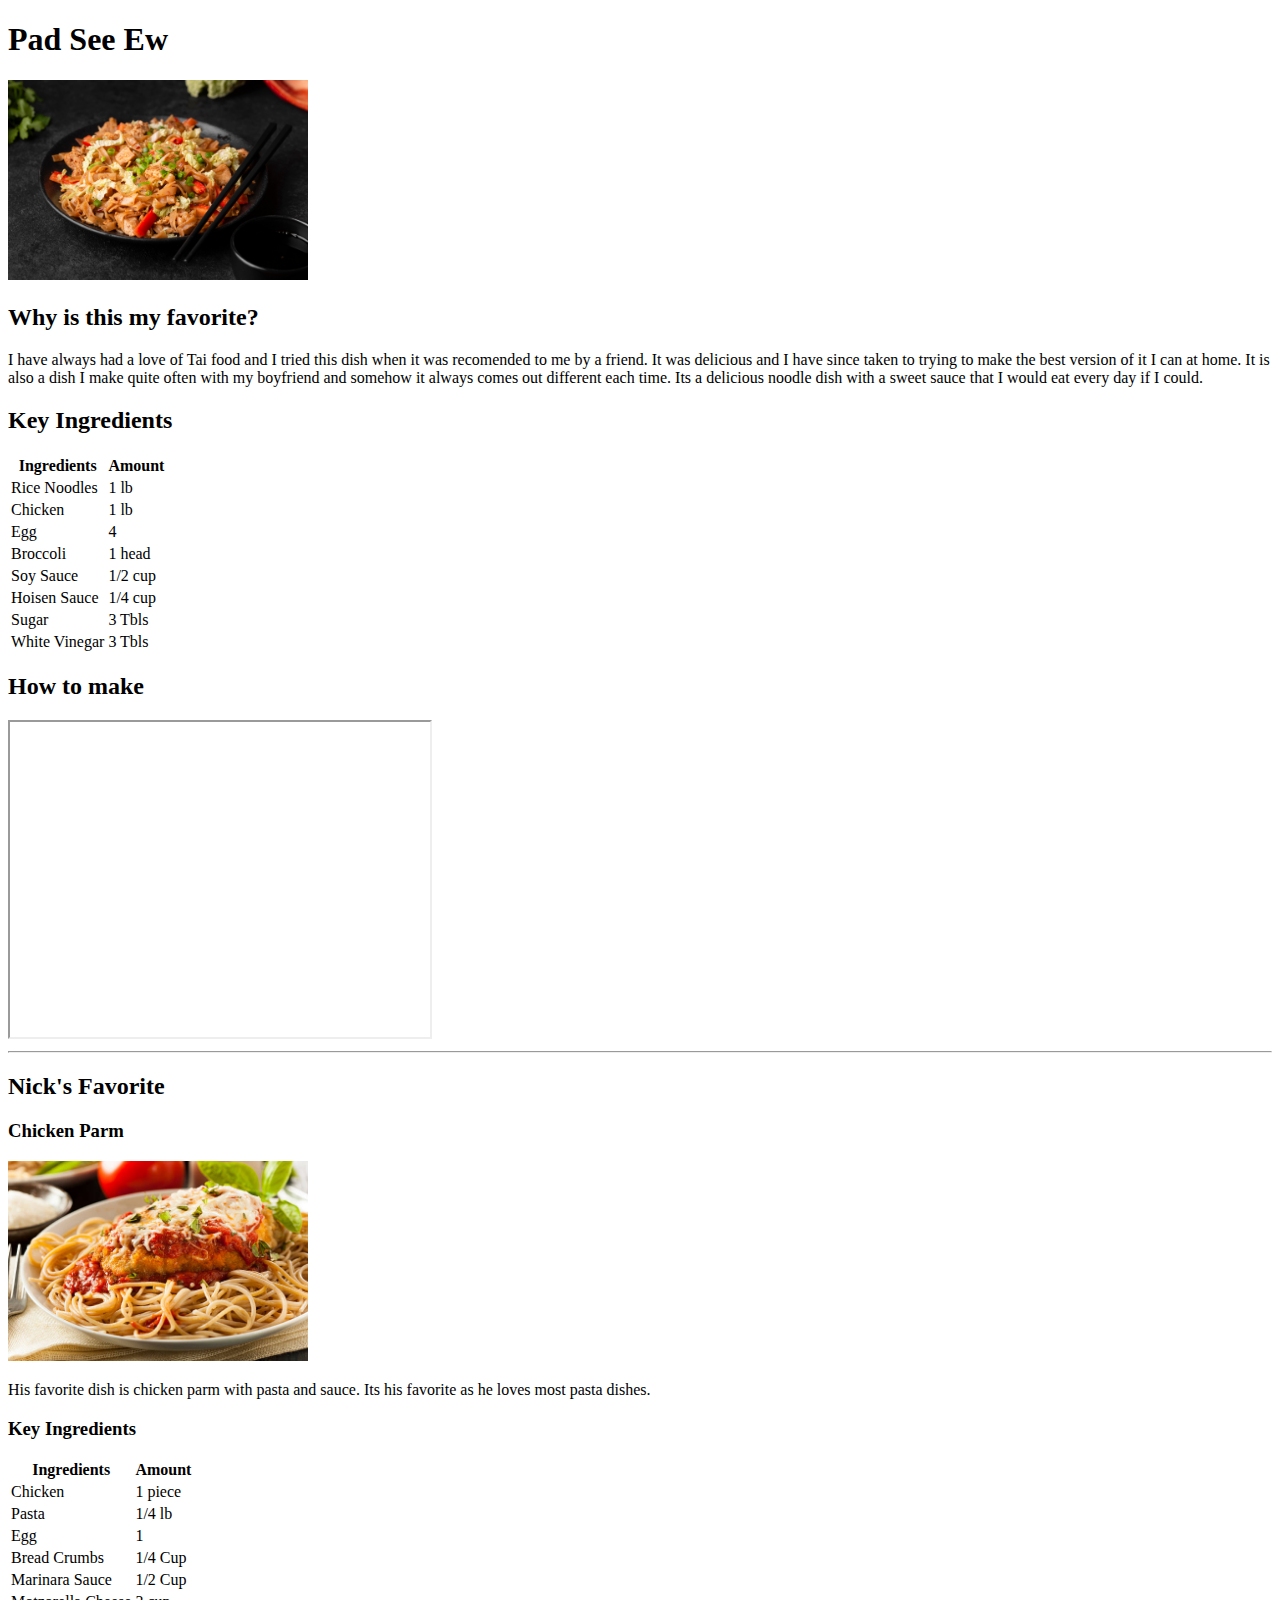
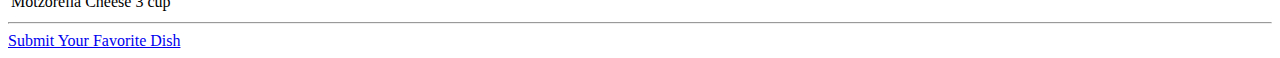
<file: labs/lab3/index.html>
<!-- Meghan Andrews - 9/24/2025 -->
<!DOCTYPE html>
<html lang="en">

<head>
    <meta charset="UTF-8">
    <title>Favorite Dish</title> 
</head>


<body>

    <h1>Pad See Ew</h1>
    <img src="images/high-angle-traditional-asian-meal-with-chopsticks.jpg" alt="Pad See Ew Image" width="300" height="200">

    <h2> Why is this my favorite?</h2>
    <p>I have always had a love of Tai food and I tried this dish when it was recomended to me by a friend. It was delicious and I have since taken to trying to make the best version of it I can at home. It is also a dish I make quite often with my boyfriend and somehow it always comes out different each time. Its a delicious noodle dish with a sweet sauce that I would eat every day if I could.</p>

    <h2>Key Ingredients</h2>
    <table>
        <tr>
            <th>Ingredients</th>
            <th>Amount</th>
        </tr>
        <tr>
            <td>Rice Noodles</td>
            <td> 1 lb</td>
        </tr>
        <tr>
            <td>Chicken</td>
            <td> 1 lb</td>
        </tr>
        <tr>
            <td>Egg</td>
            <td> 4</td>
        </tr>
        <tr>
            <td>Broccoli</td>
            <td> 1 head</td>
        </tr>
        <tr>
            <td>Soy Sauce</td>
            <td> 1/2 cup</td>
        </tr>
        <tr>
            <td>Hoisen Sauce</td>
            <td> 1/4 cup</td>
        </tr>
        <tr>
            <td>Sugar</td>
            <td> 3 Tbls</td>
        </tr>
        <tr>
            <td>White Vinegar</td>
            <td> 3 Tbls </td>
        </tr>
    </table>

    <h2>How to make</h2>
    <iframe width="420" height="315" src="https://www.youtube.com/embed/F86GfZIph8o"> </iframe>
    
    <hr>

    <h2> Nick's Favorite</h2>

    <h3>Chicken Parm</h3>

    <img src="images/istockphoto-503203991-612x612.jpg" alt="Pad See Ew Image" width="300" height="200">
    
    <p>His favorite dish is chicken parm with pasta and sauce. Its his favorite as he loves most pasta dishes. </p>

    <h3>Key Ingredients</h3>

    <table>
        <tr>
            <th>Ingredients</th>
            <th>Amount</th>
        </tr>
        <tr>
            <td>Chicken</td>
            <td> 1 piece</td>
        </tr>
        <tr>
            <td>Pasta</td>
            <td> 1/4 lb</td>
        </tr>
        <tr>
            <td>Egg</td>
            <td> 1</td>
        </tr>
        <tr>
            <td>Bread Crumbs</td>
            <td> 1/4 Cup</td>
        </tr>
        <tr>
            <td>Marinara Sauce</td>
            <td> 1/2 Cup </td>
        </tr>
        <tr>
            <td>Motzorella Cheese</td>
            <td> 3 cup</td>
        </tr>
    </table>

    <hr>

    <a href="submission.html"> Submit Your Favorite Dish</a>
</body>
</html>
</file>
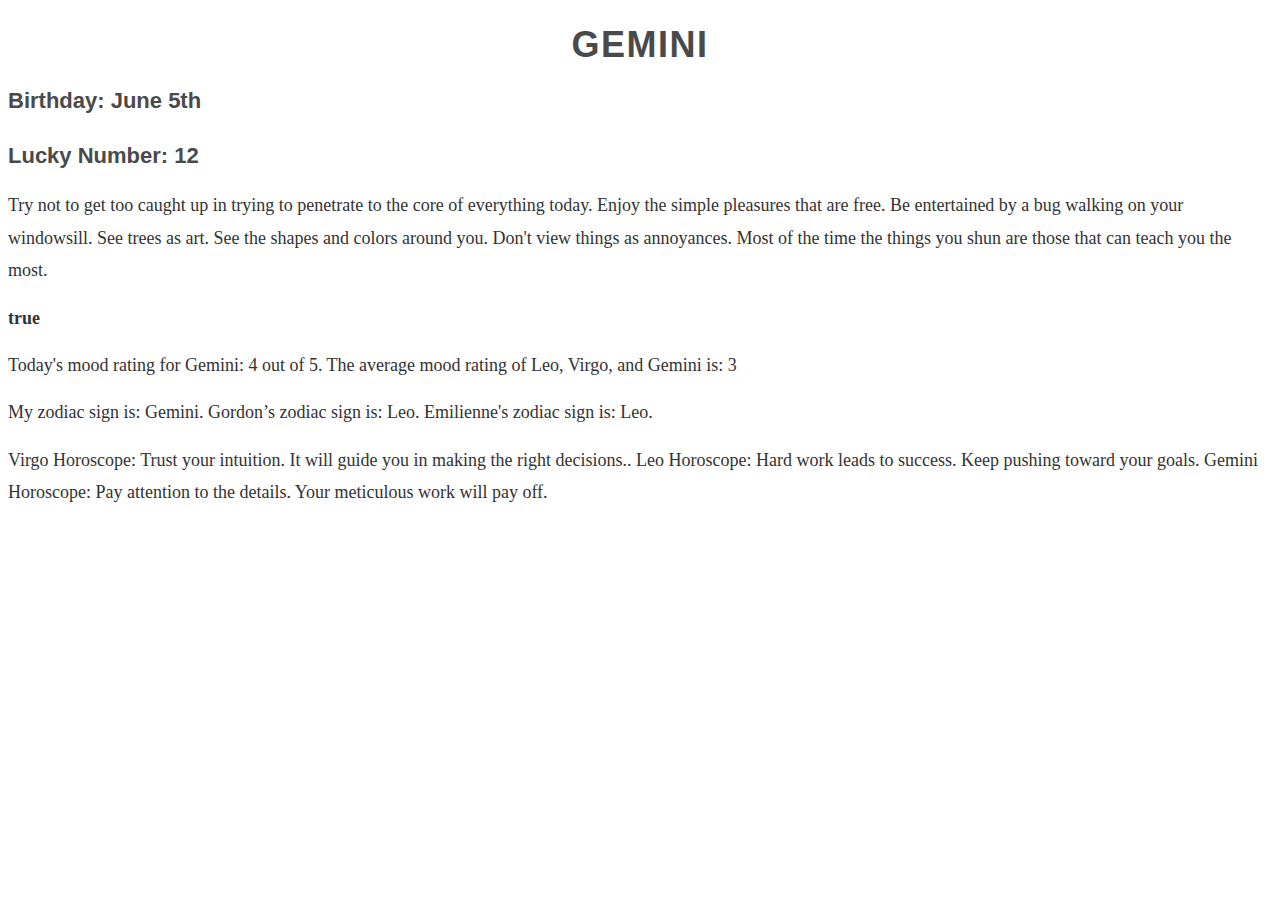
<file: labs/lab7/index.html>
<!DOCTYPE html>
<html>
  <head>
    <link href="css/style.css" type="text/css" rel="stylesheet">
  </head>
  
  <body>
    <h1 id="sign">My Sign</h1>
    <h3 class="birthday">Birthday: </h3>
    <h4 class="luckyNum">Lucky Number: </h4>
    <p>My horoscope...</p>
    <p>Do I believe in astrology? </p>
    <p> </p>
    <p> </p>
    <p> </p>
    
  <script src="js/horoscope-data.js"></script>
  </body>
</html>
</file>
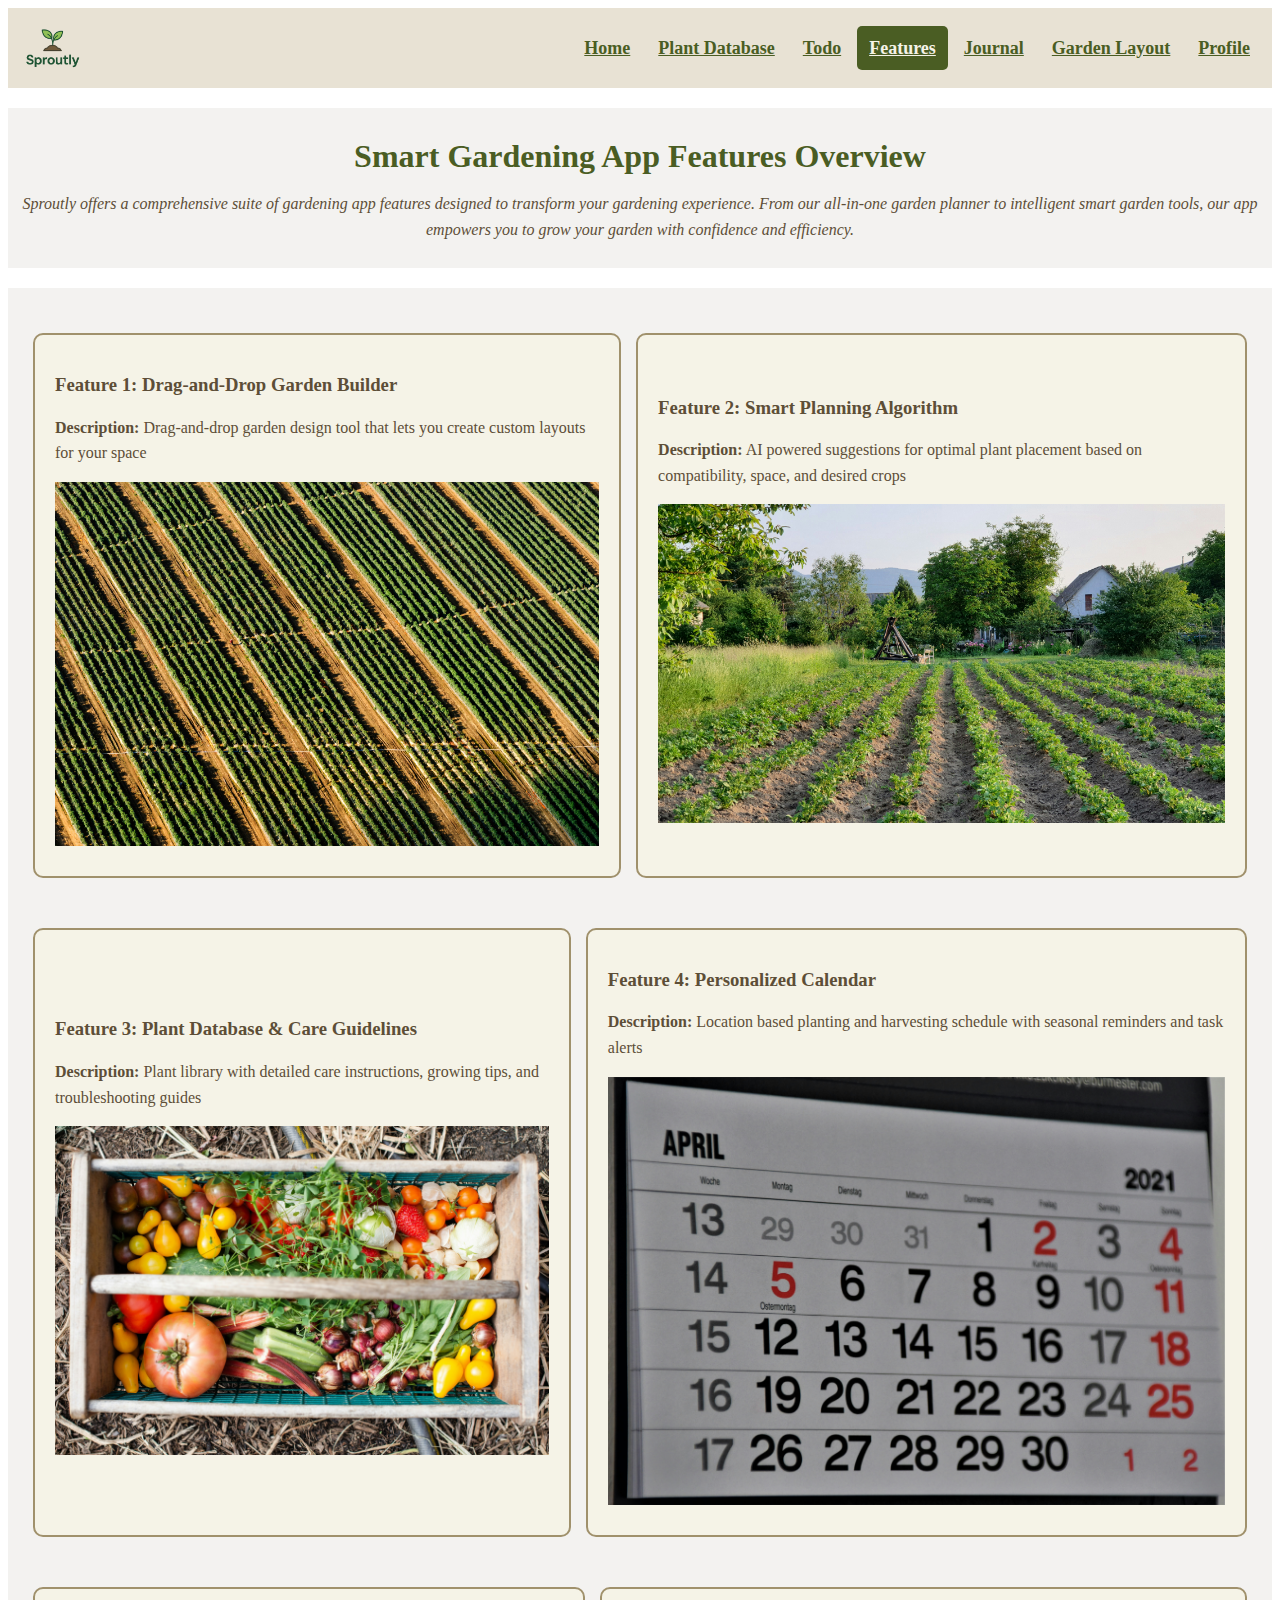
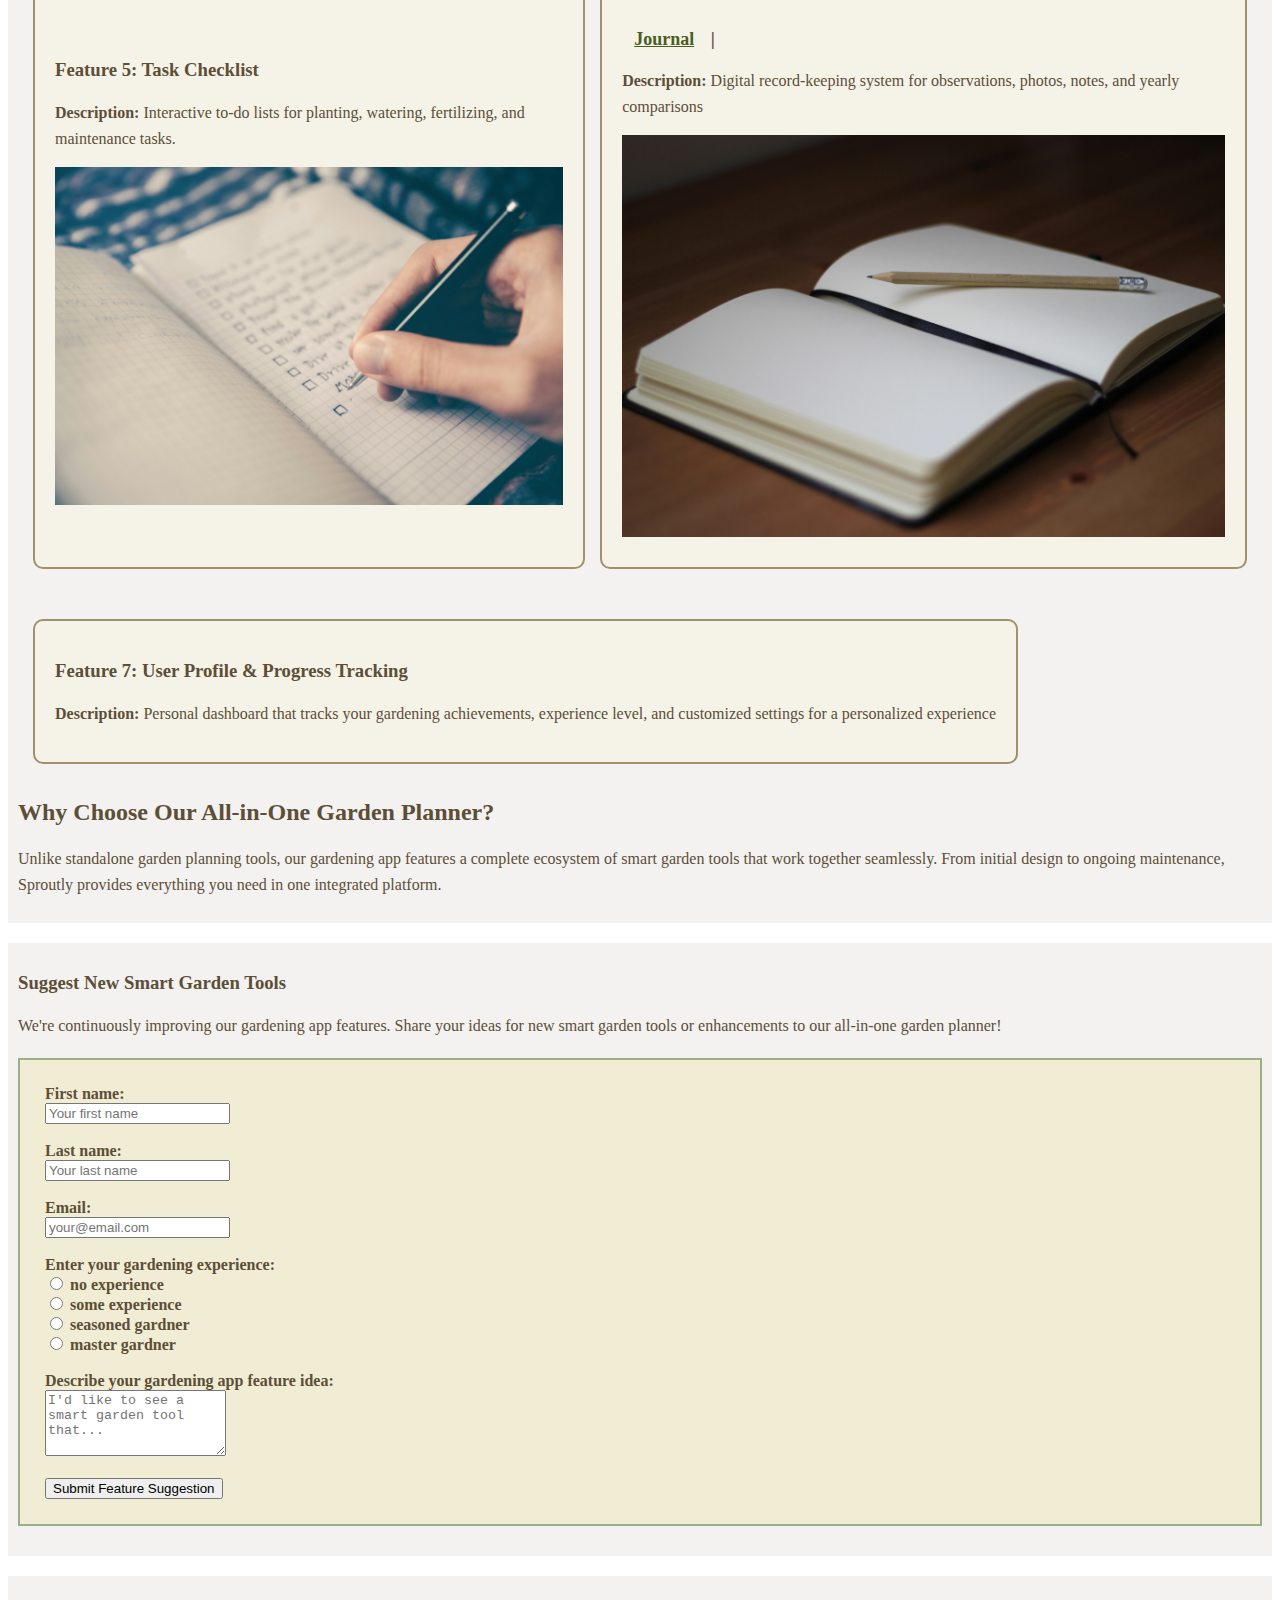
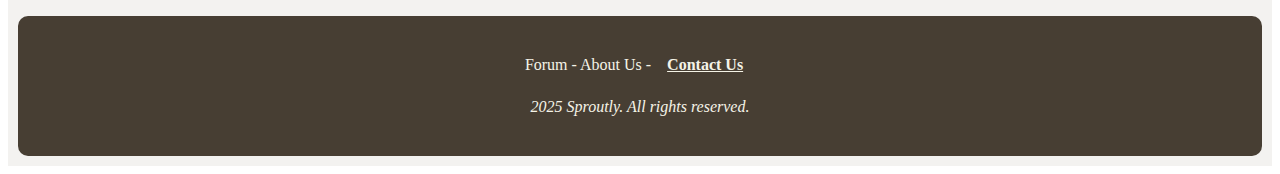
<file: product_site/features.html>
<!-- Meghan Andrews - 9/26/2025 -->
<!-- This is the features page for Sproutly giving users an overview of its features. It includeas an about section, a discription of the features offered by the application, benefits to using the features and then relevant links and info in the footer -->

<!DOCTYPE html>
<html lang="en">

<head>
    <meta charset="UTF-8">
    <meta name="description" content="Explore Sproutly's gardening app features including smart garden tools and our all-in-one garden planner to simplify your gardening experience.">
    <meta property="og:title" content="Sproutly - Comprehensive Gardening App Features & Smart Garden Tools">
    <meta property="og:description" content="Discover our all-in-one garden planner and smart gardening tools that make garden planning and maintenance simple for gardeners of all levels.">
    <meta property="og:image" content="documentation/logo.png">
    <meta property="og:url" content="https://sproutly.com/garden-features.html">
    <meta property="og:type" content="website">
    <title>Sproutly Gardening App Features | Smart Garden Tools & All-in-One Planner</title> 
    <link rel="stylesheet" href="css/style.css">
    <!-- Google tag (gtag.js) -->
    <script async src="https://www.googletagmanager.com/gtag/js?id=G-8XQPVJE02Y"></script>
    <script>
    window.dataLayer = window.dataLayer || [];
    function gtag(){dataLayer.push(arguments);}
    gtag('js', new Date());

    gtag('config', 'G-8XQPVJE02Y');
</script>
</head>

<body>

    <!-- Header with Logo and Navigation -->
    <div class="header">
        <img src="documentation/logo.png" alt="Sproutly smart garden tools and planner app" height="70" id="logo">
        <nav>
            <a href="home.html">Home</a>
            <a href="plant_database.html">Plant Database</a>
            <a href="todo.html">Todo</a>
            <a href="features.html" class="active">Features</a>
            <a href="journal.html">Journal</a>
            <a href="garden_layout.html">Garden Layout</a>
            <a href="profile.html">Profile</a>
        </nav>
    </div>

    <!-- Features Comparison Table -->
    <div class="card">
        <h1>Smart Gardening App Features Overview</h1>

        <p class="ital">Sproutly offers a comprehensive suite of gardening app features designed to transform your gardening experience. From our all-in-one garden planner to intelligent smart garden tools, our app empowers you to grow your garden with confidence and efficiency.</p>
        
    </div>

    <div class="card">
        <!-- Row 1: Features 1 and 2 -->
        <table id="garden-planner-features">
            <tr>
                <td>
                    <h3>Feature 1: Drag-and-Drop Garden Builder</h3>
                    <p><strong>Description:</strong> Drag-and-drop garden design tool that lets you create custom layouts for your space</p>
                    <img src="images/matt-benson-rHbob_bEsSs-unsplash.jpg" alt="garden model image">
                </td>
                <td>
                    <h3>Feature 2: Smart Planning Algorithm</h3>
                    <p><strong>Description:</strong> AI powered suggestions for optimal plant placement based on compatibility, space, and desired crops</p>
                    <img src="images/olena-zolotukhina-yeNY9GNNLkY-unsplash.jpg" alt="garden rows image" >
                </td>
            </tr>
        </table>
        
        <!-- Row 2: Fetures 3 and 4 -->
        <table>
            <tr>
                <td>
                    <h3>Feature 3: Plant Database & Care Guidelines</h3>
                    <p><strong>Description:</strong> Plant library with detailed care instructions, growing tips, and troubleshooting guides</p>
                    <img src="images/zoe-richardson-hmoDcZnB7uw-unsplash.jpg" alt="garden basket image">
                </td>
                <td>
                    <h3>Feature 4: Personalized Calendar</h3>
                    <p><strong>Description:</strong> Location based planting and harvesting schedule with seasonal reminders and task alerts</p>
                    <img src="images/waldemar-brandt-uGqrMOHlkl0-unsplash.jpg" alt="garden calendar">
                </td>
            </tr>
        </table>

        <!-- Row 3: Features 5 and 6-->
        <table>
            <tr>
                <td>
                    <h3>Feature 5: Task Checklist</h3>
                    <p><strong>Description:</strong> Interactive to-do lists for planting, watering, fertilizing, and maintenance tasks.</p>
                    <img src="images/glenn-carstens-peters-RLw-UC03Gwc-unsplash.jpg" alt="checklist">
                </td>
                <td>
                    <h3><a href="journal.html">Journal</a> |</h3>
                    <p><strong>Description:</strong> Digital record-keeping system for observations, photos, notes, and yearly comparisons</p>
                    <img src="images/jan-kahanek-fVUl6kzIvLg-unsplash.jpg" alt="journal">
                </td>
            </tr>
        </table>


        <!-- Row 4: Feature 7  -->
        <table id="gardener-profile">
            <tr>
                <td>
                    <h3>Feature 7: User Profile & Progress Tracking</h3>
                    <p><strong>Description:</strong> Personal dashboard that tracks your gardening achievements, experience level, and customized settings for a personalized experience</p>
                </td>
            </tr>
        </table>
        
        <h2>Why Choose Our All-in-One Garden Planner?</h2>
        <p>Unlike standalone garden planning tools, our gardening app features a complete ecosystem of smart garden tools that work together seamlessly. From initial design to ongoing maintenance, Sproutly provides everything you need in one integrated platform.</p>
    </div>


    <div class="card" id="feature-suggestion">
        <h3>Suggest New Smart Garden Tools</h3>
        <p>We're continuously improving our gardening app features. Share your ideas for new smart garden tools or enhancements to our all-in-one garden planner!</p>
        <form id = "userForm">
            <!-- Gather user information -->
            <label for="fname">First name:</label><br>
            <input type="text" id="fname" name="fname" maxlength="50" placeholder="Your first name"><br><br>

            <label for="lname">Last name:</label><br>
            <input type="text" id="lname" name="lname" maxlength="50" placeholder="Your last name"><br><br>

            <label for="email">Email:</label><br>
            <input type="email" id="email" name="email" maxlength="50" required placeholder="your@email.com"><br><br>

            <!-- Radio buttons for gardening level -->
            <label for="rating">Enter your gardening experience:<br>
            <input type="radio" id="rating" name="rating" value="easy">
            <label for="rating">no experience</label><br>
            <input type="radio" id="rating" name="rating" value="medium">
            <label for="rating">some experience</label><br>
            <input type="radio" id="rating" name="rating" value="hard">
            <label for="rating">seasoned gardner</label><br>
            <input type="radio" id="rating" name="rating" value="hard">
            <label for="rating">master gardner</label><br>
            <br>

            <!-- A text area for feature request -->
            <label for="feature">Describe your gardening app feature idea:<br>
            <textarea id="feature" rows="4" cols="20" maxlength="1024" required placeholder="I'd like to see a smart garden tool that..."></textarea><br>
            <br>

            <!-- A submit button -->
            <input type="submit" value="Submit Feature Suggestion">
        </form>
    </div>

    <div class="card">
        <!-- Footer Section - copyright and contact information -->
         <footer>
            <p> Forum -  About Us - <a href="mailto:ma17328ma@uri.edu"> Contact Us</a> </p>
            <p><em>2025 Sproutly. All rights reserved.</em></p>
        </footer>
    </div>

    <script src="js/form_handler.js"></script>

</body>
</html>
</file>
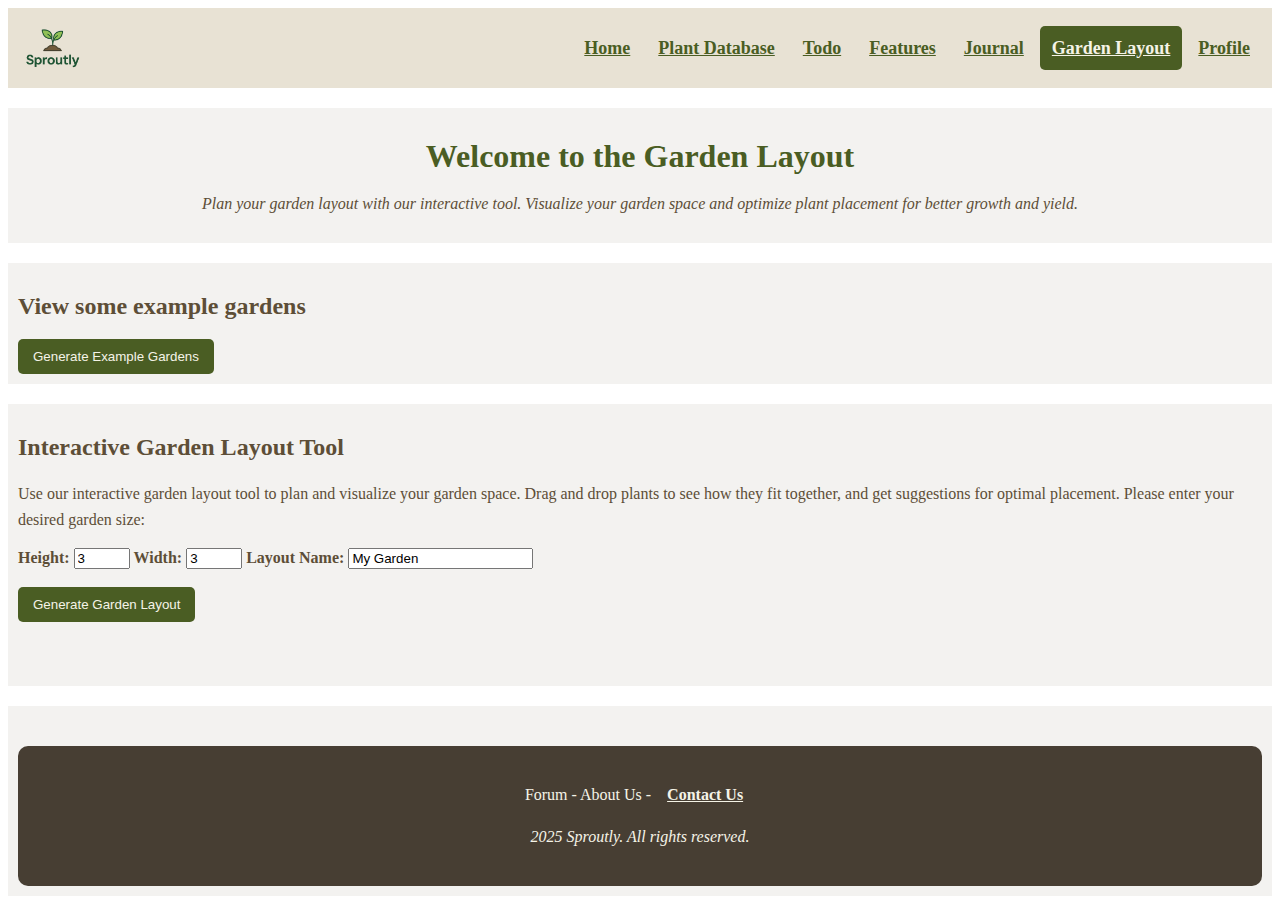
<file: product_site/garden_layout.html>
<!-- Meghan Andrews - 11/18/2025 -->
<!-- This is the features page for Sproutly giving users an overview of its features. It includeas an about section, a discription of the features offered by the application, benefits to using the features and then relevant links and info in the footer -->

<!DOCTYPE html>
<html lang="en">
    <head>
        <meta charset="UTF-8">
        <meta name="description" content="Explore Sproutly's gardening app features including smart garden tools and our all-in-one garden planner to simplify your gardening experience.">
        <meta property="og:title" content="Sproutly - Comprehensive Gardening App Features & Smart Garden Tools">
        <meta property="og:description" content="Discover our all-in-one garden planner and smart gardening tools that make garden planning and maintenance simple for gardeners of all levels.">
        <meta property="og:image" content="documentation/logo.png">
        <meta property="og:url" content="https://sproutly.com/garden-features.html">
        <meta property="og:type" content="website">
        <title>Sproutly Gardening App Features | Smart Garden Tools & All-in-One Planner</title> 
        <link rel="stylesheet" href="css/style.css">
        <!-- Google tag (gtag.js) -->
        <script async src="https://www.googletagmanager.com/gtag/js?id=G-8XQPVJE02Y"></script>
        <script>
            window.dataLayer = window.dataLayer || [];
            function gtag(){dataLayer.push(arguments);}
            gtag('js', new Date());

            gtag('config', 'G-8XQPVJE02Y');
        </script>
    </head>

    <body>
        <!-- Header with Logo and Navigation -->
        <div class="header">
            <img src="documentation/logo.png" alt="Sproutly smart garden tools and planner app" height="70" id="logo">
            <nav>
                <a href="home.html">Home</a>
                <a href="plant_database.html">Plant Database</a>
                <a href="todo.html">Todo</a>
                <a href="features.html">Features</a>
                <a href="journal.html">Journal</a>
                <a href="garden_layout.html" class="active">Garden Layout</a>
                <a href="profile.html">Profile</a>
            </nav>
        </div>

         <div class="card">
            <h1>Welcome to the Garden Layout</h1>
            <p class="ital">Plan your garden layout with our interactive tool. Visualize your garden space and optimize plant placement for better growth and yield.</p>
        </div>

        <div class="card">
            <h2> View some example gardens </h2>
            <button id="generateExamples">Generate Example Gardens</button>

            <div id="example-gardens" style="display: none;">
                <div id="example-garden-1">
                    <h3>Example Garden 1</h3>
                    <div id="garden-example-1"> 
                        <!-- Example garden layout will be rendered here -->
                    </div>
                </div>
                <div id="example-garden-2">
                    <h3>Example Garden 2</h3>
                    <div id="garden-example-2"> 
                        <!-- Example garden layout will be rendered here -->
                    </div>
                </div>
                <div class="example-garden-3">
                    <h3>Example Garden 3</h3>
                    <div id="garden-example-3"> 
                        <!-- Example garden layout will be rendered here -->
                    </div>
                </div>
            </div>
        </div>

        <div class="card">
            <h2>Interactive Garden Layout Tool</h2>
            <div id="garden-layout-tool">
                <p>Use our interactive garden layout tool to plan and visualize your garden space. Drag and drop plants to see how they fit together, and get suggestions for optimal placement. Please enter your desired garden size:</p>
                
                <label for="height">Height:</label>
                <input type="number" id="height" name="height" min="1" max="20" value="3">
                <label for="width">Width:</label>
                <input type="number" id="width" name="width" min="1" max="20" value="3">
                <label for="layout-name">Layout Name:</label>
                <input type="text" id="layout-name" name="layout-name" value="My Garden">
                <br><br>
                <button id="generateLayout">Generate Garden Layout</button>
                <br><br>
            </div>
            
            <div id="garden-layout">
                <!-- dropdown list of plants to select to put in garden-->
                <select id="plant-dropdown" name="plant-dropdown" style="display: none;">
                    <option value="tomato">🍅 (Tomato)</option>
                    <option value="carrot">🥕 (Carrot) </option>
                    <option value="lettuce">🥬(Lettuce)</option>
                    <option value="pepper">🌶️ (Pepper)</option>
                    <option value="cucumber">🥒 (Cucumber)</option> 
                    <option value="eggplant">🍆 (Eggplant)</option>
                    <option value="squash">🎃 (Squash)</option>
                    <option value="zucchini">🥒 (Zucchini)</option>
                    <option value="basil">🌿 (Basil)</option>
                    <option value="mint">🌿 (Mint)</option>
                    <option value="rosemary">🌿 (Rosemary)</option>
                    <option value="thyme">🌿 (Thyme)</option>
                </select>
                <br>

                <div id="garden-layout-container"></div>
                    <!-- Garden layout visualization will be rendered here -->

                <br>

                <button id="reset" style="display: none;">Reset</button>

            </div>
        </div>

        <div class="card">
            <!-- Footer Section - copyright and contact information -->
            <footer>
                <p> Forum -  About Us - <a href="mailto:ma17328ma@uri.edu"> Contact Us</a> </p>
                <p><em>2025 Sproutly. All rights reserved.</em></p>
            </footer>
        </div>

        <script src="js/garden_layout.js"></script>

    </body>
</html>
</file>
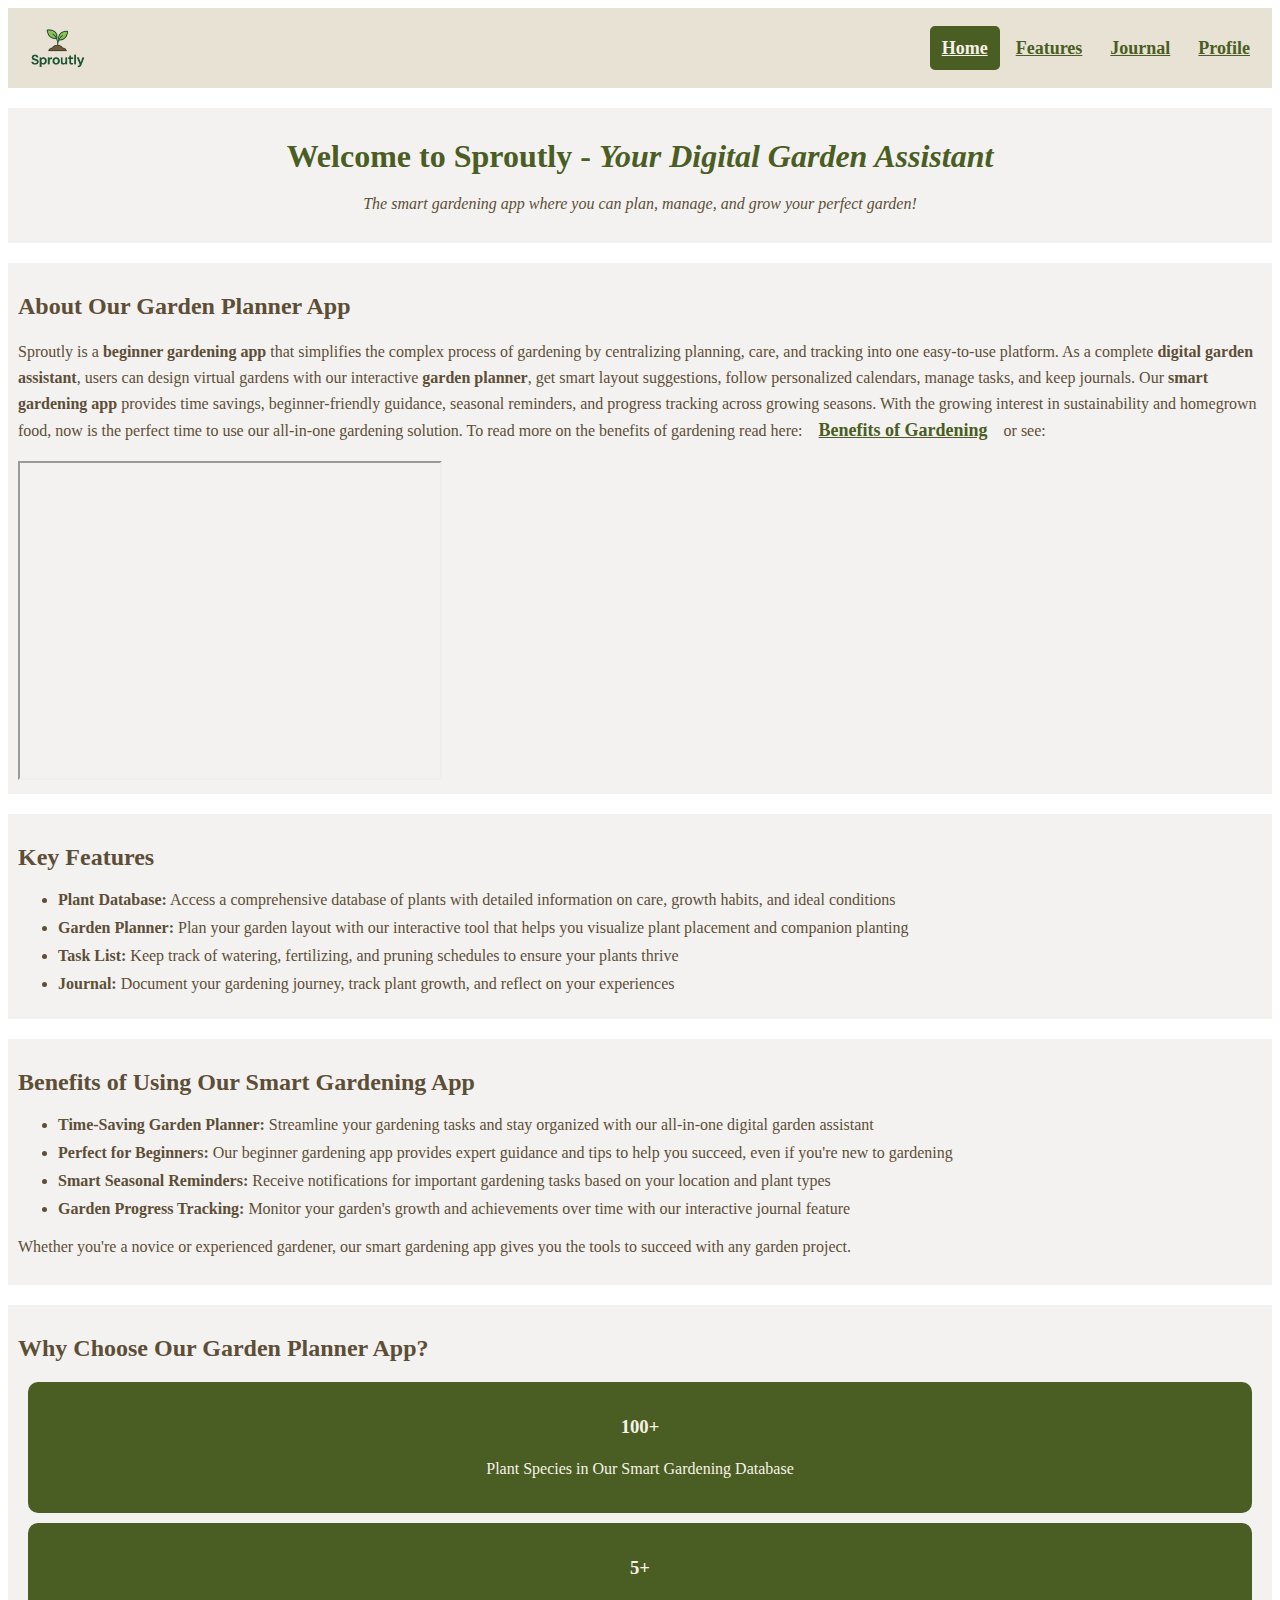
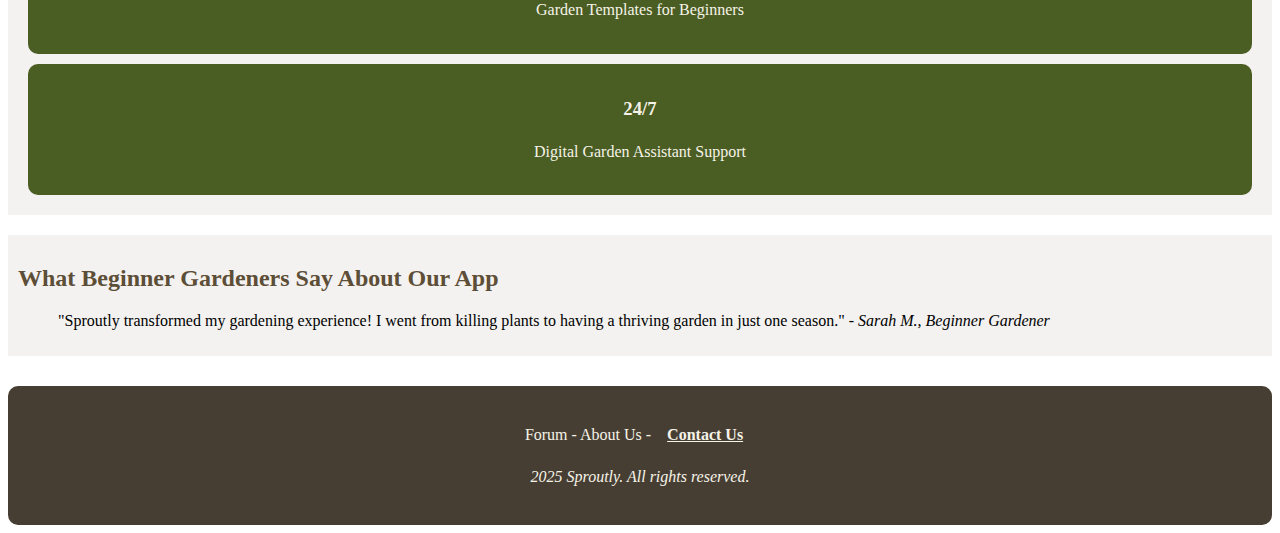
<file: product_site/home.html>
<!-- Meghan Andrews - 9/18/2025 -->
<!-- This is the home page for Sproutly giving users an overview of its capabilities. It includeas and about section, an overivew of the key features offered by the application, benefits to using the app and then relevant links and info in the footer -->

<!DOCTYPE html>
<html lang="en">

<head>
    <meta charset="UTF-8">
    <meta name="description" content="Sproutly - Smart gardening app and digital garden assistant for beginners. Plan, manage, and track your garden with our comprehensive garden planner tool.">
    <meta property="og:title" content="Sproutly - Smart Gardening App & Digital Garden Assistant">
    <meta property="og:description" content="The ultimate beginner gardening app to help plan, manage, and track your garden effortlessly.">
    <meta property="og:image" content="documentation/logo.png">
    <meta property="og:url" content="https://sproutly.com/home.html">
    <meta property="og:type" content="website">

    <title>Sproutly - Smart Gardening App & Digital Garden Assistant</title> 
    <link rel="stylesheet" href="css/style.css">

    <!-- Google tag (gtag.js) -->
    <script async src="https://www.googletagmanager.com/gtag/js?id=G-8XQPVJE02Y"></script>
    <script>
        window.dataLayer = window.dataLayer || [];
        function gtag(){dataLayer.push(arguments);}
        gtag('js', new Date());

        gtag('config', 'G-8XQPVJE02Y');
    </script>
</head>


<body>

    <!-- Header with Logo and Navigation -->
    <div class="header">
        <img src="documentation/logo.png" alt="Sproutly - Smart Gardening App logo" height="70">
        <nav>
            <a href="home.html" class="active">Home</a>
            <a href="features.html">Features</a>
            <a href="journal.html">Journal</a>
            <a href="profile.html">Profile</a>
        </nav>
    </div>

    <div class = "card">
        <h1>Welcome to Sproutly - <em>Your Digital Garden Assistant</em></h1>
        <p class="ital">The smart gardening app where you can plan, manage, and grow your perfect garden!</p>
    </div>

    <div class = "card">
        <!-- Hero Section - gives and overview of what sproutly is-->
        <h2>About Our Garden Planner App</h2>
        <p>Sproutly is a <strong>beginner gardening app</strong> that simplifies the complex process of gardening by centralizing planning, care, and tracking into one easy-to-use platform. As a complete <strong>digital garden assistant</strong>, users can design virtual gardens with our interactive <strong>garden planner</strong>, get smart layout suggestions, follow personalized calendars, manage tasks, and keep journals. Our <strong>smart gardening app</strong> provides time savings, beginner-friendly guidance, seasonal reminders, and progress tracking across growing seasons. With the growing interest in sustainability and homegrown food, now is the perfect time to use our all-in-one gardening solution. To read more on the benefits of gardening read here: <a href="https://www.healthline.com/health/healthful-benefits-of-gardening#boosts-mental-health" target="_blank">Benefits of Gardening</a> or see:</p>
        <iframe width="420" height="315" src="https://www.youtube.com/embed/t3osRE2ccrM" title="Benefits of using a garden planner app"> </iframe>
    </div>
    
    <div class = "card">
        <!-- Key features overview - gives an overview of what features the application offers-->
        <h2>Key Features</h2>
        <ul>
            <li><strong>Plant Database:</strong> Access a comprehensive database of plants with detailed information on care, growth habits, and ideal conditions</li>
            <li><strong>Garden Planner:</strong> Plan your garden layout with our interactive tool that helps you visualize plant placement and companion planting</li>
            <li><strong>Task List:</strong> Keep track of watering, fertilizing, and pruning schedules to ensure your plants thrive</li>
            <li><strong>Journal:</strong> Document your gardening journey, track plant growth, and reflect on your experiences</li>
        </ul>
    </div>

    <div class = "card">
        <!-- Benefits Section - tells the user why they should use this application-->
        <h2 >Benefits of Using Our Smart Gardening App</h2>
        <ul>
            <li><strong>Time-Saving Garden Planner:</strong> Streamline your gardening tasks and stay organized with our all-in-one digital garden assistant</li>
            <li><strong>Perfect for Beginners:</strong> Our beginner gardening app provides expert guidance and tips to help you succeed, even if you're new to gardening</li>
            <li><strong>Smart Seasonal Reminders:</strong> Receive notifications for important gardening tasks based on your location and plant types</li>
            <li><strong>Garden Progress Tracking:</strong> Monitor your garden's growth and achievements over time with our interactive journal feature</li>
        </ul>
        <p>Whether you're a novice or experienced gardener, our smart gardening app gives you the tools to succeed with any garden project.</p>
    </div>

    <div class="card">
        <h2>Why Choose Our Garden Planner App?</h2>
        <div class="stat-grid">
            <div class="stat-item">
                <h3>100+</h3>
                <p>Plant Species in Our Smart Gardening Database</p>
            </div>
            <div class="stat-item">
                <h3>5+</h3>
                <p>Garden Templates for Beginners</p>
            </div>
            <div class="stat-item">
                <h3>24/7</h3>
                <p>Digital Garden Assistant Support</p>
            </div>
        </div>
    </div>

    <div class="card">
        <h2>What Beginner Gardeners Say About Our App</h2>
        <blockquote>
            "Sproutly transformed my gardening experience! I went from killing plants to having a thriving garden in just one season."
            <cite>- Sarah M., Beginner Gardener</cite>
        </blockquote>
    </div>

    <!-- Footer Section - copyright and contact information-->
    <footer>
        <p> Forum -  About Us - <a href="mailto:ma17328ma@uri.edu"> Contact Us</a> </p>
        <p><em>2025 Sproutly. All rights reserved.</em></p>
    </footer>
</body>
</html>
</file>
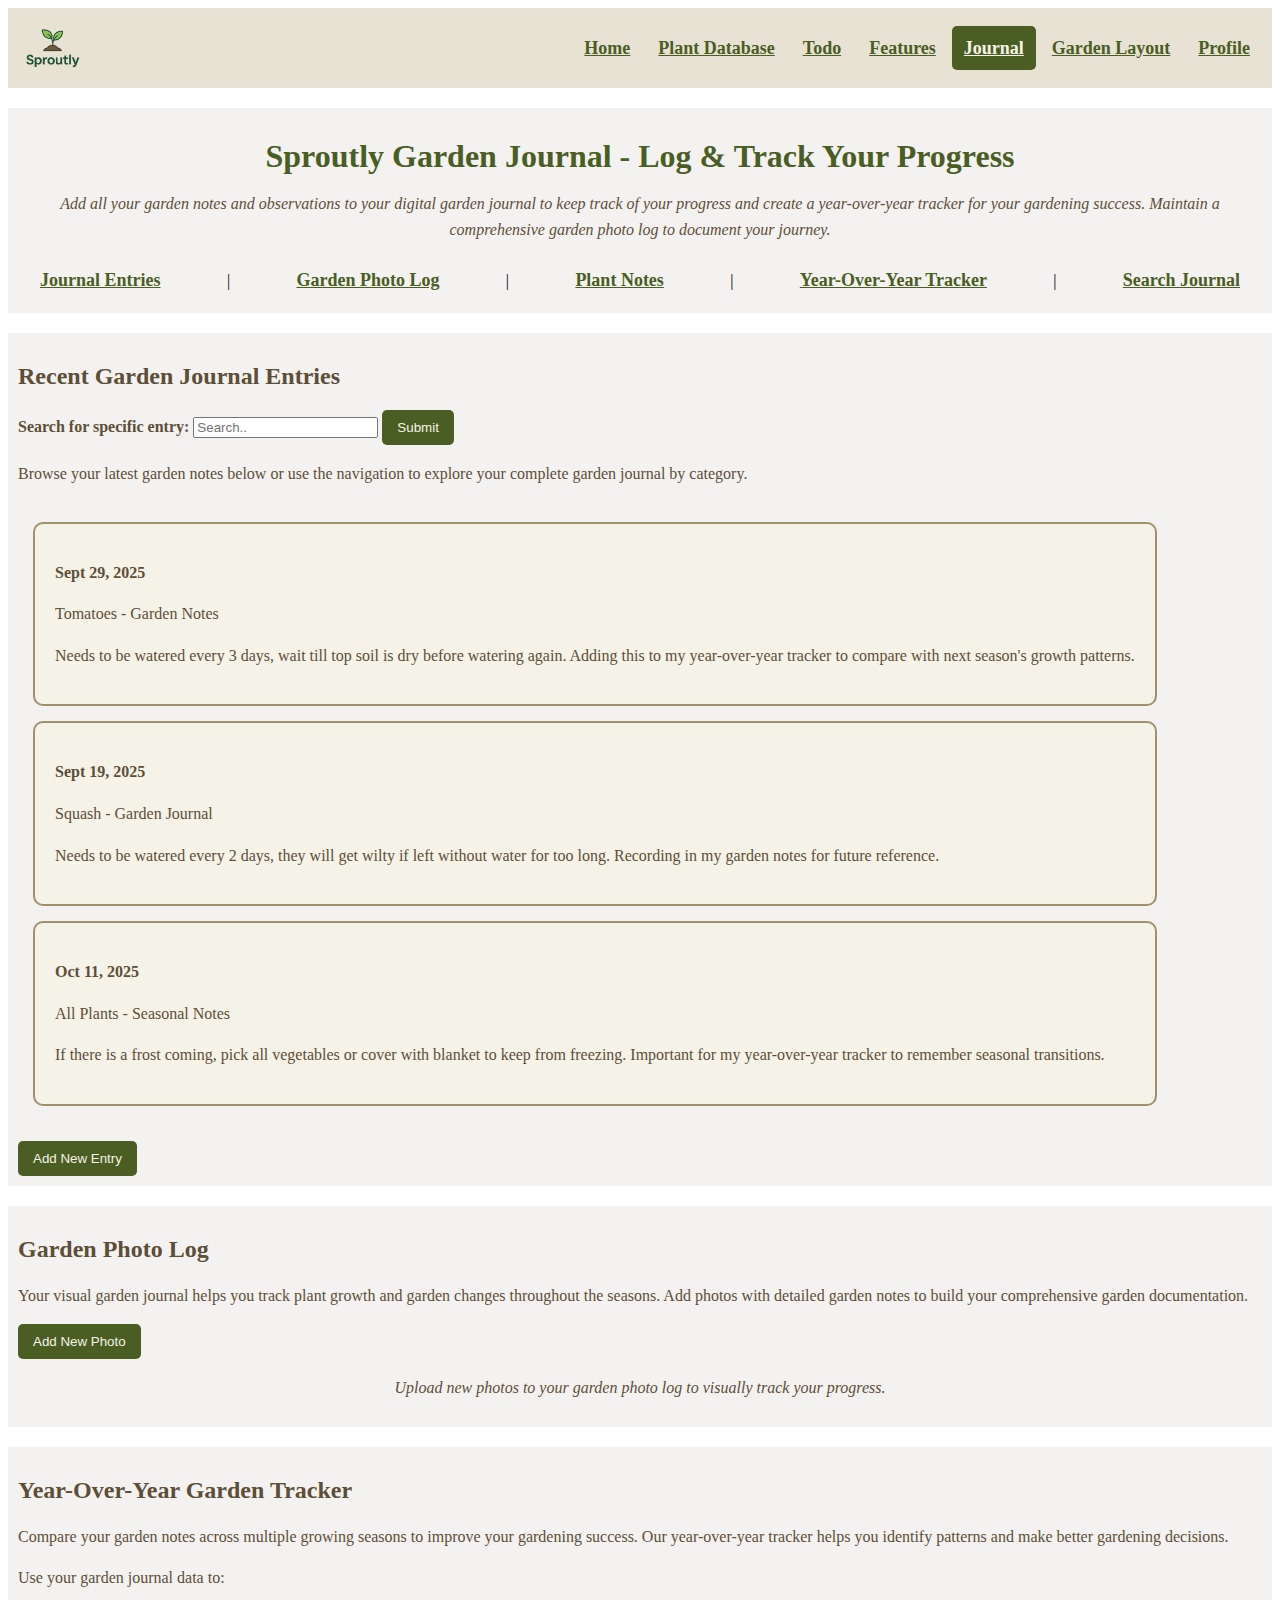
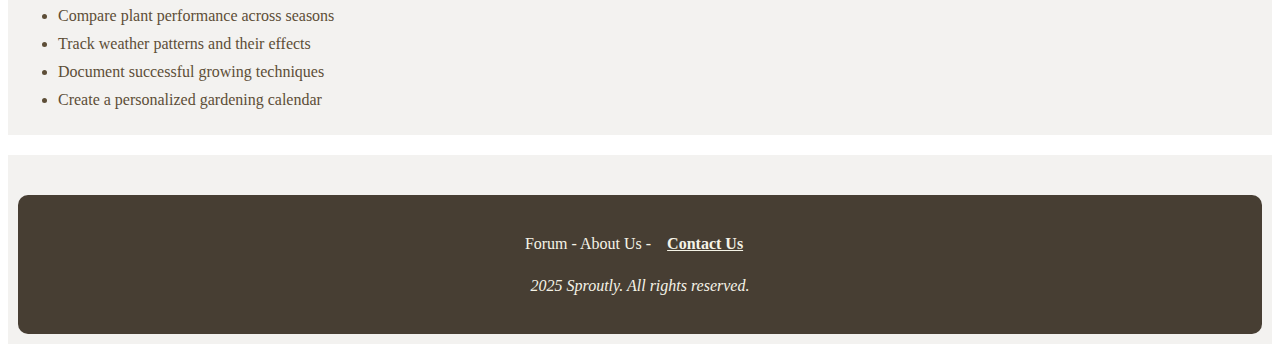
<file: product_site/journal.html>
<!-- Meghan Andrews - 10/2/2025 -->
<!-- This is a journal page that allows users to add notes from their gardening experiences over the years -->


<!DOCTYPE html>
<html lang="en">

<head>
    <meta charset="UTF-8">
    <meta name="description" content="Sproutly Garden Journal - Log and track your gardening progress with notes, photos, and year-over-year tracking to improve your garden success.">
    <meta property="og:title" content="Sproutly Garden Journal - Log & Track Your Garden Progress">
    <meta property="og:description" content="Keep garden notes, create a photo log, and track year-over-year progress with Sproutly's comprehensive garden journal.">
    <meta property="og:image" content="documentation/logo.png">
    <meta property="og:url" content="https://sproutly.com/garden-journal.html">
    <meta property="og:type" content="website">

    <title>Sproutly Garden Journal | Track & Log Your Garden Progress</title> 
    <link rel="stylesheet" href="css/style.css">

    <!-- Google tag (gtag.js) -->
    <script async src="https://www.googletagmanager.com/gtag/js?id=G-8XQPVJE02Y"></script>
    <script>
        window.dataLayer = window.dataLayer || [];
        function gtag(){dataLayer.push(arguments);}
        gtag('js', new Date());

        gtag('config', 'G-8XQPVJE02Y');
    </script>
</head>

<body>
    <!-- Header with Logo and Navigation -->
    <div class="header">
        <img src="documentation/logo.png" alt="Sproutly Garden Journal - Track your gardening progress" height="70" id="logo">
        <nav>
            <a href="home.html">Home</a>
            <a href="plant_database.html">Plant Database</a>
            <a href="todo.html">Todo</a>
            <a href="features.html">Features</a>
            <a href="journal.html" class="active">Journal</a>
            <a href="garden_layout.html">Garden Layout</a>
            <a href="profile.html">Profile</a>
        </nav>
    </div>

    <div class = "card">
        <h1>Sproutly Garden Journal - Log & Track Your Progress</h1>
        <p class="ital">Add all your garden notes and observations to your digital garden journal to keep track of your progress and create a year-over-year tracker for your gardening success. Maintain a comprehensive garden photo log to document your journey.</p>
    

    <!-- Navigation - links to current and future pages-->
    <nav class="header" id="journal-nav">
        <a href="#entries">Journal Entries</a> |
        <a href="#photo-log">Garden Photo Log</a> |
        <a href="#plant-notes">Plant Notes</a> |
        <a href="#seasonal-tracker">Year-Over-Year Tracker</a> |
        <a href="#search">Search Journal</a>
    </nav>

    </div>

    <div class = "card">
        <h2>Recent Garden Journal Entries</h2>
        <div class="filter">
            <!-- Filter label and dropdown to filter reviews by rating -->
            <label for="search">Search for specific entry:</label>
            <input id="search" type="text" placeholder="Search.." name="search" required>
            <button id="submit-button" type="submit">Submit </button>
        </div>

        <p>Browse your latest garden notes below or use the navigation to explore your complete garden journal by category.</p>
        
        <table>
            <tr>
                <td class="entry">
                    <p><strong>Sept 29, 2025</strong></p>
                    <p>Tomatoes - Garden Notes</p>
                    <p>Needs to be watered every 3 days, wait till top soil is dry before watering again. Adding this to my year-over-year tracker to compare with next season's growth patterns.</p>
                </td>
            </tr>
            <tr>
                <td class="entry">
                    <p><strong>Sept 19, 2025</strong></p>
                    <p>Squash - Garden Journal</p>
                    <p>Needs to be watered every 2 days, they will get wilty if left without water for too long. Recording in my garden notes for future reference.</p>
                </td>
            </tr>
            <tr>
                <td class="entry">
                    <p><strong>Oct 11, 2025</strong></p>
                    <p>All Plants - Seasonal Notes</p>
                    <p>If there is a frost coming, pick all vegetables or cover with blanket to keep from freezing. Important for my year-over-year tracker to remember seasonal transitions.</p>
                </td>
            </tr>
        </table>

        <button>Add New Entry</button>
    </div>
    
    <div class="card" id="photo-log">
        <h2>Garden Photo Log</h2>
        <p>Your visual garden journal helps you track plant growth and garden changes throughout the seasons. Add photos with detailed garden notes to build your comprehensive garden documentation.</p>
        <button>Add New Photo</button>
        <p class="ital">Upload new photos to your garden photo log to visually track your progress.</p>
    </div>

    <div class="card" id="seasonal-tracker">
        <h2>Year-Over-Year Garden Tracker</h2>
        <p>Compare your garden notes across multiple growing seasons to improve your gardening success. Our year-over-year tracker helps you identify patterns and make better gardening decisions.</p>
        <p>Use your garden journal data to:</p>
        <ul>
            <li>Compare plant performance across seasons</li>
            <li>Track weather patterns and their effects</li>
            <li>Document successful growing techniques</li>
            <li>Create a personalized gardening calendar</li>
        </ul>
    </div>

    <div class="card">
        <!-- Footer Section - copyright and contact information -->
        <footer>
            <p> Forum -  About Us - <a href="mailto:ma17328ma@uri.edu"> Contact Us</a> </p>
            <p><em>2025 Sproutly. All rights reserved.</em></p>
        </footer>
    </div>
    
    <script src="js/search.js"></script>
</body>
</html>
</file>
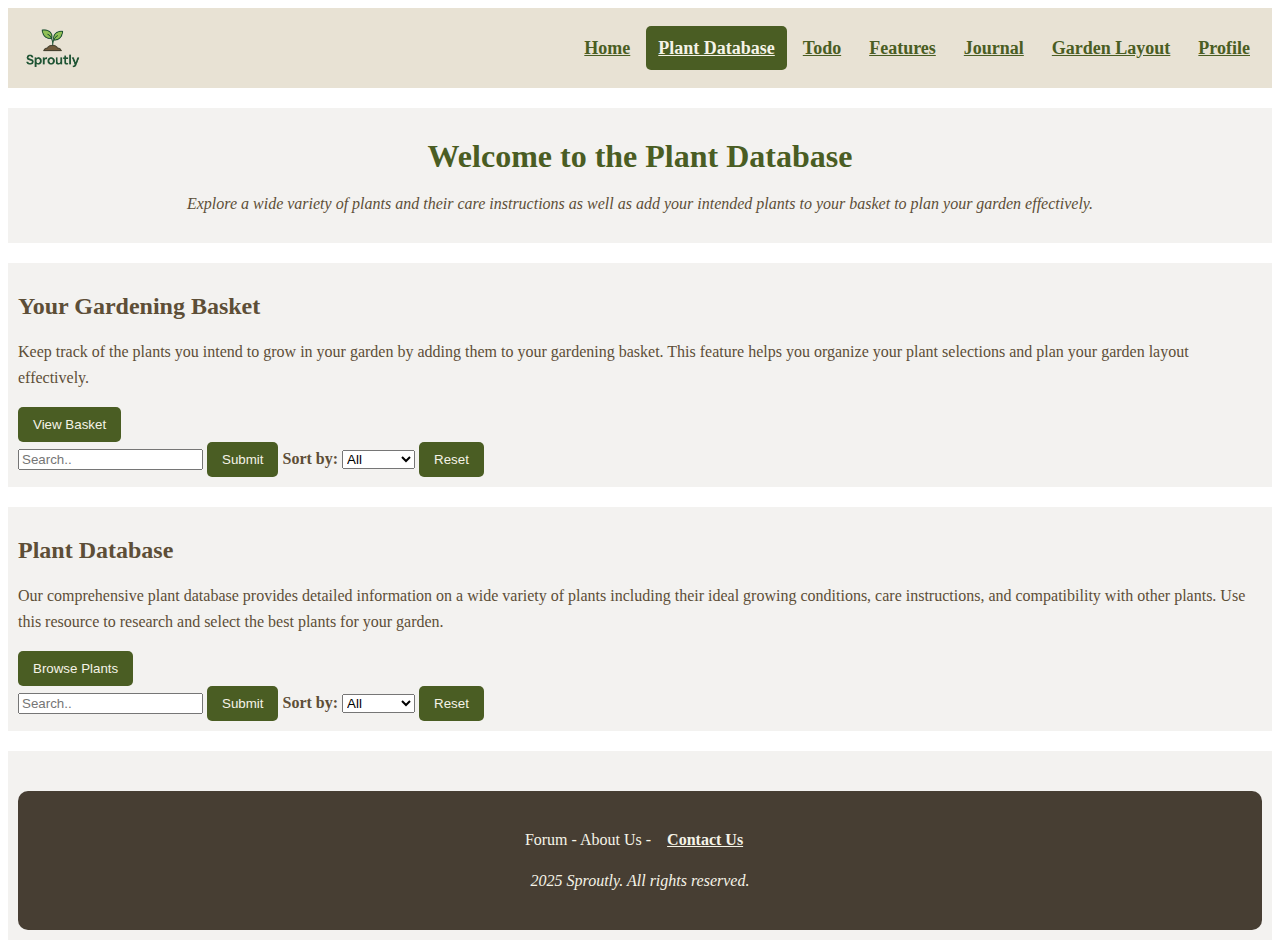
<file: product_site/plant_database.html>
<!-- Meghan Andrews - 9/26/2025 -->
<!-- This is the features page for Sproutly giving users an overview of its features. It includeas an about section, a discription of the features offered by the application, benefits to using the features and then relevant links and info in the footer -->

<!DOCTYPE html>
<html lang="en">
    <head>
        <meta charset="UTF-8">
        <meta name="description" content="Explore Sproutly's gardening app plant database, stores information on different plants as well as track plants in your gardening basket.">
        <meta property="og:title" content="Sproutly - Comprehensive Gardening App Plant Database & Garden Basket">
        <meta property="og:description" content="Explore Sproutly's gardening app plant database, stores information on different plants as well as track plants in your gardening basket.">
        <meta property="og:image" content="documentation/logo.png">
        <meta property="og:url" content="https://sproutly.com/plant-database.html">
        <meta property="og:type" content="website">

        <title>Sproutly Gardening App Plant Database  </title> 
        <link rel="stylesheet" href="css/style.css">
        
        <!-- Google tag (gtag.js) -->
        <script async src="https://www.googletagmanager.com/gtag/js?id=G-8XQPVJE02Y"></script>
        <script>
            window.dataLayer = window.dataLayer || [];
            function gtag(){dataLayer.push(arguments);}
            gtag('js', new Date());

            gtag('config', 'G-8XQPVJE02Y');
        </script>
    </head>

    <body>

        <!-- Header with Logo and Navigation -->
        <div class="header">
            <img src="documentation/logo.png" alt="Sproutly smart garden tools and planner app" height="70" id="logo">
            <nav>
                <a href="home.html">Home</a>
                <a href="plant_database.html" class="active">Plant Database</a>
                <a href="todo.html">Todo</a>
                <a href="features.html" >Features</a>
                <a href="journal.html">Journal</a>
                <a href="garden_layout.html">Garden Layout</a>
                <a href="profile.html">Profile</a>
            </nav>
        </div>

        <div class="card">
            <h1>Welcome to the Plant Database</h1>
            <p class="ital">Explore a wide variety of plants and their care instructions as well as add your intended plants to your basket to plan your garden effectively.</p>
        </div>

        <!-- Cards that displays plants that a user has saved -->
        <div class="card">
            <h2>Your Gardening Basket</h2>
            <p>Keep track of the plants you intend to grow in your garden by adding them to your gardening basket. This feature helps you organize your plant selections and plan your garden layout effectively.</p>
            <button id="basket-button">View Basket</button>

            <div id="basket-search-bar">
                <!-- Options to filter plant database -->
                <input id="search" type="text" placeholder="Search.." name="search" required>
                <button id="basket-submit-button" type="submit">Submit </button>
                
                <!-- Filter label and dropdown to filter plants -->
                <label for="basket-filter">Sort by:</label>
                <select id="basket-filter" placeholder="Sort By">
                    
                    <!-- Filter options  -->
                    <option value="All">All</option>
                    <option value="A-Z">A-Z</option>
                    <option value="Type">Type </option>
                    <option value="Difficulty">Difficulty </option>
                
                </select>

                <button id="basket-clear-button" type="submit"> Reset </button>
            </div>

            <div id="basket-list">
                <!-- Plant entries will be dynamically inserted here --> 
            </div>
        </div>

        <!-- Cards that display plants in the plant database -->
        <div class="card">
            <h2>Plant Database</h2>
            <p>Our comprehensive plant database provides detailed information on a wide variety of plants including their ideal growing conditions, care instructions, and compatibility with other plants. Use this resource to research and select the best plants for your garden.</p>
            
            <button id="database-button">Browse Plants</button>
            <br>

            <div id="database-search-bar">
                <!-- Options to filter plant database -->
                <input id="database-search" type="text" placeholder="Search.." name="search" required>
                <button id="database-submit-button" type="submit">Submit </button>
                
                <!-- Filter label and dropdown to filter plants -->
                <label for="rating-filter">Sort by:</label>
                <select id="database-filter" placeholder="Sort By">
                    
                    <!-- Filter options  -->
                    <option value="All">All</option>
                    <option value="A-Z">A-Z</option>
                    <option value="Type">Type </option>
                    <option value="Difficulty">Difficulty </option>
                
                </select>

                <button id="database-clear-button" type="submit"> Reset </button>
            </div>

            <div id="plant-list">
                <!-- Plant entries will be dynamically inserted here --> 
            </div>
        </div>

        <!-- Footer Section - copyright and contact information -->
        <div class="card">
            <footer>
                <p> Forum -  About Us - <a href="mailto:ma17328ma@uri.edu"> Contact Us</a> </p>
                <p><em>2025 Sproutly. All rights reserved.</em></p>
            </footer>
        </div>

        <!-- Java script source -->
        <script src="js/plant_database.js"></script>

    </body>
</html>
</file>
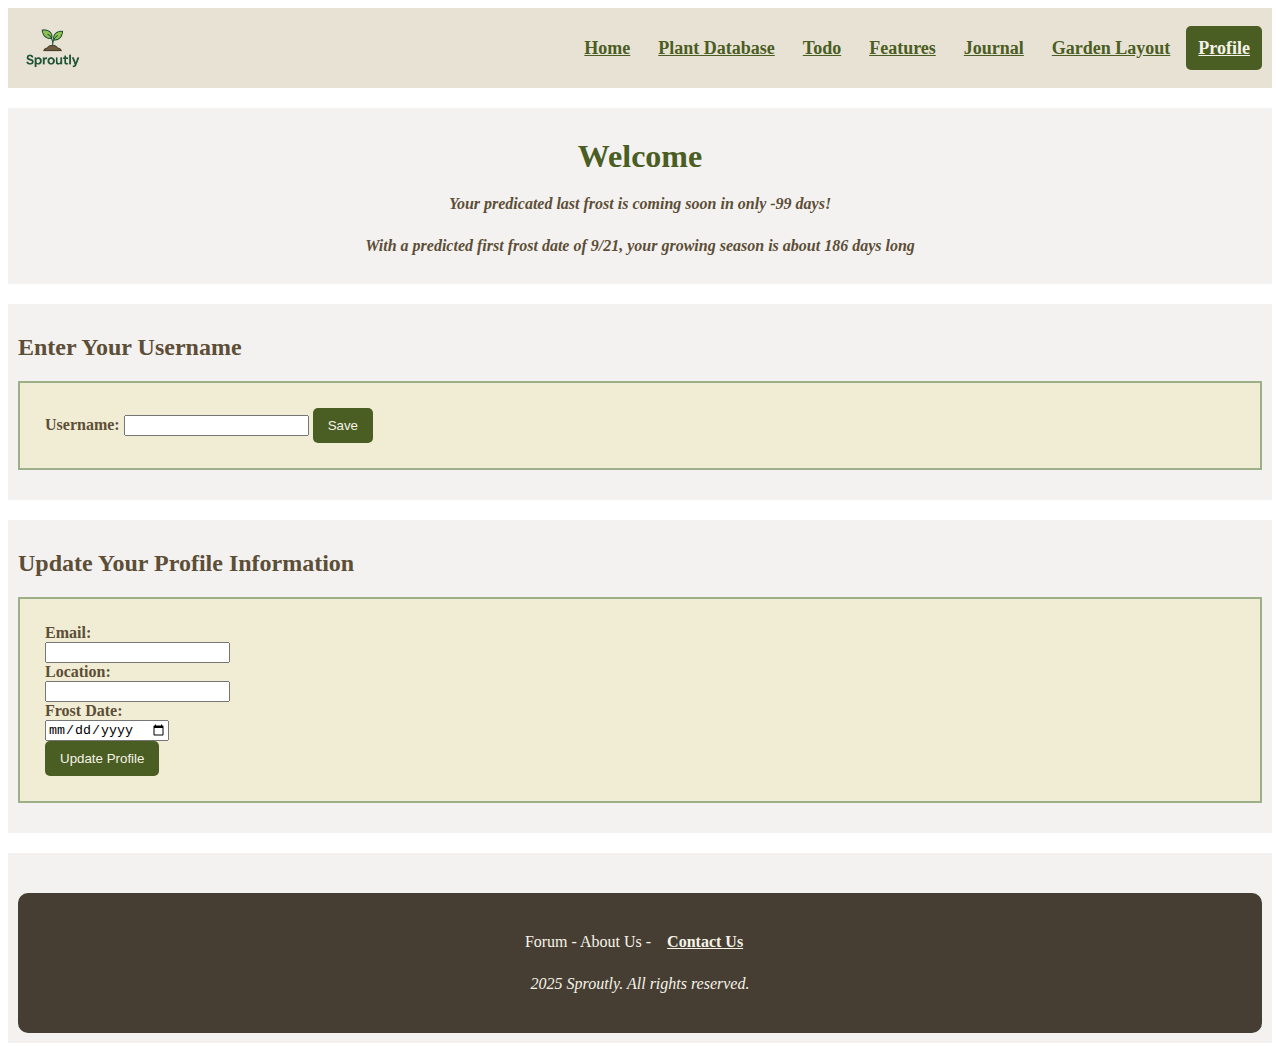
<file: product_site/profile.html>
<!-- Meghan Andrews - 9/26/2025 -->
<!-- This is the features page for Sproutly giving users an overview of its features. It includeas an about section, a discription of the features offered by the application, benefits to using the features and then relevant links and info in the footer -->

<!DOCTYPE html>
<html lang="en">

    <head>
        <meta charset="UTF-8">
        <meta name="description" content="Profile page to customize your gardening experience with Sproutly">
        <meta property="og:title" content="Sproutly - Comprehensive Gardening Profile">
        <meta property="og:description" content="Profile page to customize your gardening experience with Sproutly">
        <meta property="og:image" content="documentation/logo.png">
        <meta property="og:url" content="https://sproutly.com/profile.html">
        <meta property="og:type" content="website">

        <title>Sproutly Gardening App Profile | Customize Your Experience</title> 
        <link rel="stylesheet" href="css/style.css">
        
        <!-- Google tag (gtag.js) -->
        <script async src="https://www.googletagmanager.com/gtag/js?id=G-8XQPVJE02Y"></script>
        <script>
            window.dataLayer = window.dataLayer || [];
            function gtag(){dataLayer.push(arguments);}
            gtag('js', new Date());

            gtag('config', 'G-8XQPVJE02Y');
        </script>
    </head>

    <body>

        <!-- Header with Logo and Navigation -->
        <div class="header">
            <img src="documentation/logo.png" alt="Sproutly smart garden tools and planner app" height="70" id="logo">
            <nav>
                <a href="home.html">Home</a>
                <a href="plant_database.html">Plant Database</a>
                <a href="todo.html">Todo</a>
                <a href="features.html" >Features</a>
                <a href="journal.html">Journal</a>
                <a href="garden_layout.html">Garden Layout</a>
                <a href="profile.html"class="active">Profile</a>
            </nav>
        </div>

        <div class="card">
            <h1 id="user">Welcome </h1>

            <p class="ital">Your predicated last frost is coming soon in only </p>
            <p class="ital">With a predicted first frost date of </p>
        </div>

        <div class="card" id="username-card">
            <h2>Enter Your Username</h2>
                <form id="usernameForm">
                    <label for="username">Username:</label>
                    <input type="text" id="username" name="username" required>
                    <button type="submit">Save</button>
                </form>
        </div>

        <div class="card" id="profile-update">
            <h2>Update Your Profile Information</h2>
                <form>
                    <label for="email">Email:</label>
                    <br>
                    <input type="email" id="email" name="email" required>
                    <br>
                    <label for="location">Location:</label>
                    <br>
                    <input type="text" id="location" name="location" required>
                    <br>
                    <label for="frostdate">Frost Date:</label>
                    <br>
                    <input type="date" id="frostdate" name="frostdate" required>
                    <br>
                    <button type="submit">Update Profile</button>
                </form>
        </div>

        <div class="card">
            <!-- Footer Section - copyright and contact information -->
            <footer>
                <p> Forum -  About Us - <a href="mailto:ma17328ma@uri.edu"> Contact Us</a> </p>
                <p><em>2025 Sproutly. All rights reserved.</em></p>
            </footer>
        </div>

        <script src="js/profile_script.js"></script>
    </body>
</html>
</file>
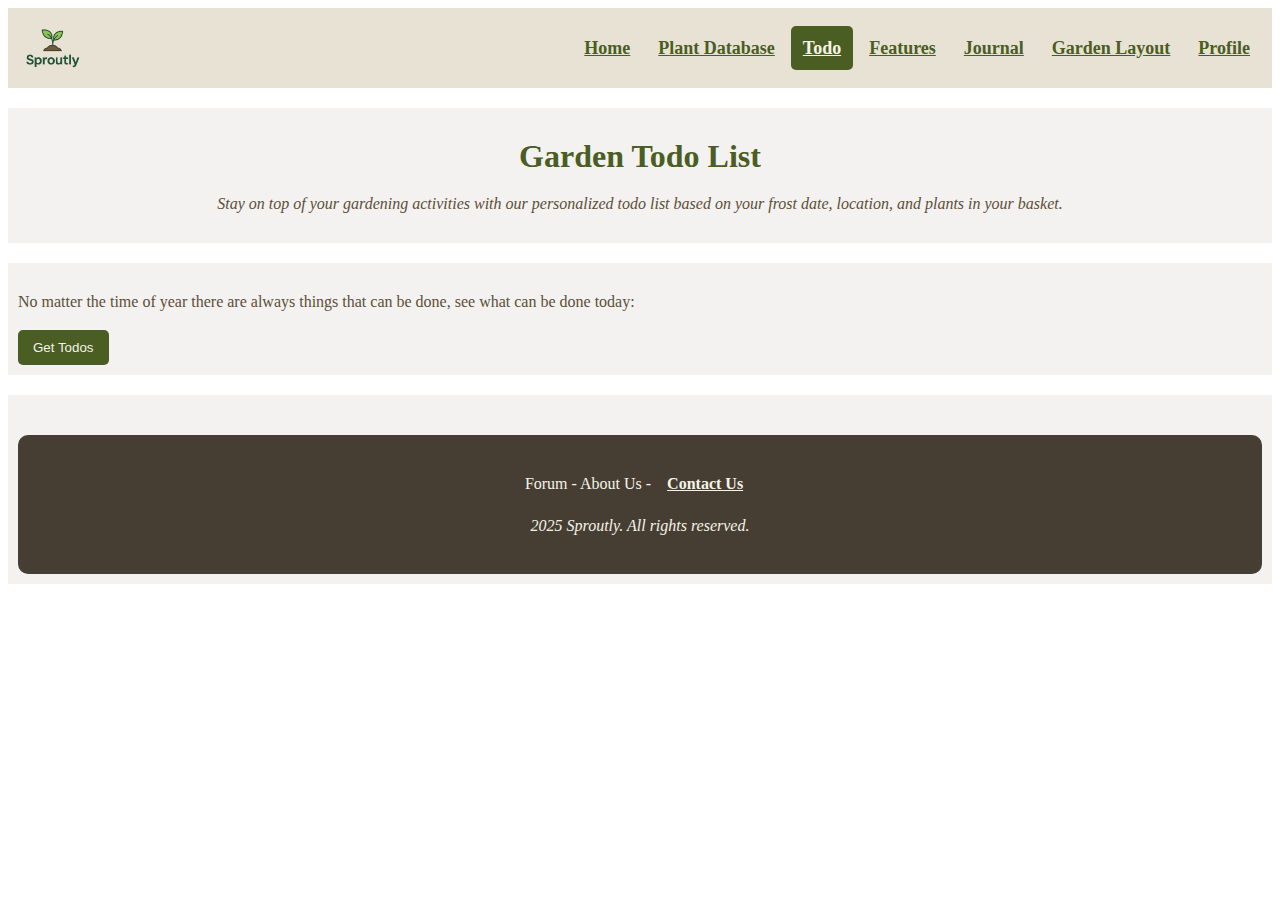
<file: product_site/todo.html>
<!-- Meghan Andrews - 9/26/2025 -->
<!-- This is the features page for Sproutly giving users an overview of its features. It includeas an about section, a discription of the features offered by the application, benefits to using the features and then relevant links and info in the footer -->

<!DOCTYPE html>
<html lang="en">
    <head>
        <meta charset="UTF-8">
        <meta name="description" content="Explore Sproutly's gardening app todos that help you stay on top of your gardening planning, planting, maintenance, and harvesting. ">
        <meta property="og:title" content="Sproutly - Comprehensive Gardening App Todo List">
        <meta property="og:description" content="Explore Sproutly's gardening app todos that help you stay on top of your gardening planning, planting, maintenance, and harvesting. ">
        <meta property="og:image" content="documentation/logo.png">
        <meta property="og:url" content="https://sproutly.com/todo.html">
        <meta property="og:type" content="website">
        <title>Sproutly Gardening Todos | Custom Todo List</title> 
        <link rel="stylesheet" href="css/style.css">

        <!-- Google tag (gtag.js) -->
        <script async src="https://www.googletagmanager.com/gtag/js?id=G-8XQPVJE02Y"></script>
        <script>
            window.dataLayer = window.dataLayer || [];
            function gtag(){dataLayer.push(arguments);}
            gtag('js', new Date());

            gtag('config', 'G-8XQPVJE02Y');
        </script>
    </head>

    <body>

        <!-- Header with Logo and Navigation -->
        <div class="header">
            <img src="documentation/logo.png" alt="Sproutly smart garden tools and planner app" height="70" id="logo">
            <nav>
                <a href="home.html">Home</a>
                <a href="plant_database.html">Plant Database</a>
                <a href="todo.html" class="active">Todo</a>
                <a href="features.html" >Features</a>
                <a href="journal.html">Journal</a>
                <a href="garden_layout.html">Garden Layout</a>
                <a href="profile.html">Profile</a>
            </nav>
        </div>

        <!-- Header and page overview-->
        <div class="card">
            <h1> Garden Todo List </h1>
            <p class="ital">Stay on top of your gardening activities with our personalized todo list based on your frost date, location, and plants in your basket.</p>
        </div>

        <!-- Content to display current todo built dynamically by javascript-->
        <div class="card">
            <p> No matter the time of year there are always things that can be done, see what can be done today:</p>
            <button id="get-todo">Get Todos</button>
            <p class="stat-item" id="todos"> </p>
        </div>

        <div class="card">
            <!-- Footer Section - copyright and contact information -->
            <footer>
                <p> Forum -  About Us - <a href="mailto:ma17328ma@uri.edu"> Contact Us</a> </p>
                <p><em>2025 Sproutly. All rights reserved.</em></p>
            </footer>
        </div>

        <!-- Java script scource -->
        <script src="js/decision_tree.js"></script>
    </body>
</html>
</file>
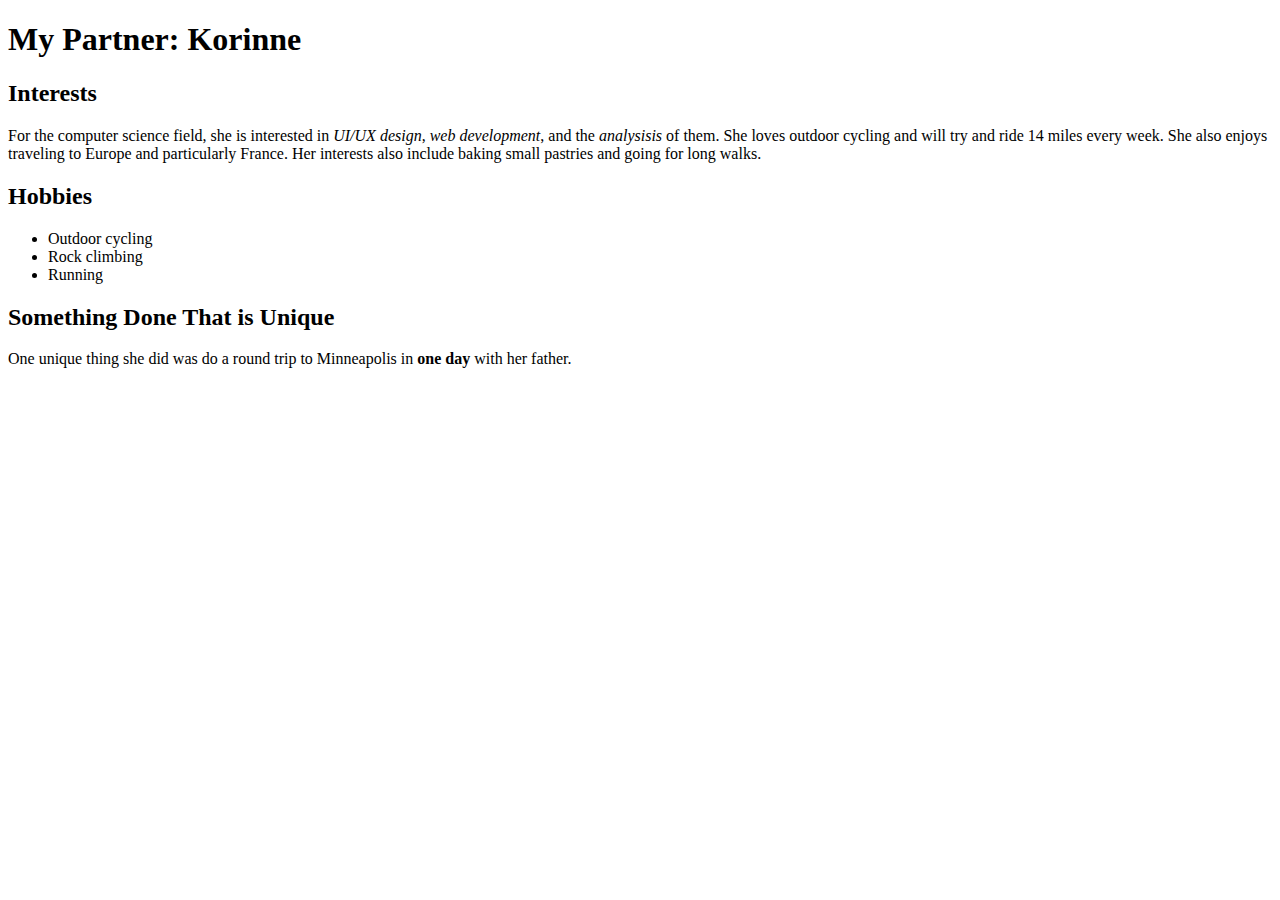
<file: labs/lab2/profile.html>
<!DOCTYPE html>
<html>

<body>

<title>Profile Webpage</title>

<h1>My Partner: Korinne</h1>

<h2>Interests</h2>
<p>For the computer science field, she is interested in <i>UI/UX design</i>, <i>web development</i>, and the <i>analysisis</i> of them. She loves outdoor cycling and will try and ride 14 miles every week. She also enjoys traveling to Europe and particularly France. Her interests also include baking small pastries and going for long walks.</p>

<h2>Hobbies</h2>

<ul> 
    <li> Outdoor cycling</li>
    <li> Rock climbing</li>
    <li> Running </li>
</ul>

<h2>Something Done That is Unique</h2>
<p>One unique thing she did was do a round trip to Minneapolis in <b>one day </b> with her father.</p>

</body>

</html>
</file>
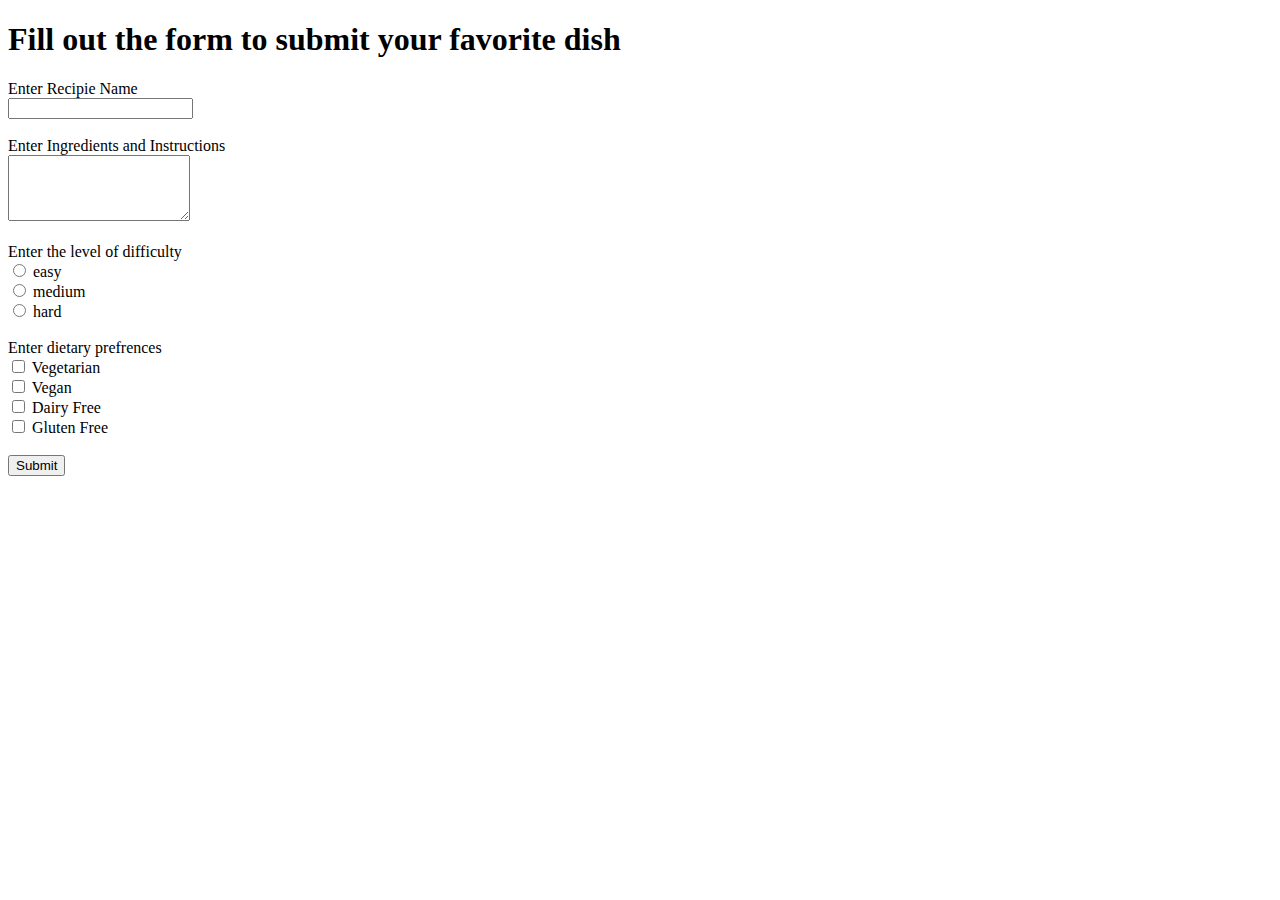
<file: labs/lab3/submission.html>
<!-- Meghan Andrews - 9/24/2025 -->
<!DOCTYPE html>
<html lang="en">

<head>
    <meta charset="UTF-8">
    <title>Submit Your Favorite Dish</title> 
</head>
<body>
    <h1>Fill out the form to submit your favorite dish</h1>
    
    <!-- When the form is submitted, it redirects back to index.html -->
    <form action="index.html">
        
        <!-- Text input fields for the user’s recipe name -->
        <label for="rname">Enter Recipie Name<br>
        <input type="text" id="rname"><br>
        <br>

        <!-- A text area for ingredients and instructions -->
        <label for="ing">Enter Ingredients and Instructions<br>
        <textarea id="ing" rows="4" cols="20"></textarea><br>
        <br>
        
        <!-- Radio buttons for difficulty level (Easy, Medium, Hard) -->
        <label for="rating">Enter the level of difficulty<br>
        <input type="radio" id="rating" name="rating" value="easy">
        <label for="rating">easy</label><br>
        <input type="radio" id="rating" name="rating" value="medium">
        <label for="rating">medium</label><br>
        <input type="radio" id="rating" name="rating" value="hard">
        <label for="rating">hard</label><br>
        <br>

        <!-- Checkboxes for dietary preferences (Vegetarian, Vegan, etc.) -->
        <label for="diet">Enter dietary prefrences<br>
        <input type="checkbox" id="diet" name="prfe1" value="Vegetarian">
        <label for="pref1"> Vegetarian</label><br>
        <input type="checkbox" id="diet" name="prfe2" value="Vegan">
        <label for="pref2"> Vegan</label><br>
        <input type="checkbox" id="diet" name="prfe3" value="Dairy Free">
        <label for="pref3"> Dairy Free</label><br>
        <input type="checkbox" id="diet" name="prfe4" value="Gluten Free">
        <label for="pref4"> Gluten Free</label><br>
        <br>
        
        <!-- A submit button -->
        <input type="submit" value="Submit">
    </form>

</body>
</html>
</file>
<file: labs/lab7/css/style.css>
#sign {
    font-size: 36px;
    color: #4A4A4A;
    text-align: center;
    text-transform: uppercase;
    letter-spacing: 1.5px;
    font-family: 'Helvetica Neue', sans-serif; 
    margin-bottom: 20px;
}




.birthday {
    font-size: 22px;
    color: #4A4A4A; 
    margin-bottom: 10px;
    font-family: 'Helvetica Neue', sans-serif; 
}


.luckyNum {
    font-size: 22px;
    color: #4A4A4A;
    font-family: 'Helvetica Neue', sans-serif; 
    margin-bottom: 20px;
}


p {
    font-size: 18px;
    line-height: 1.8;
    color: #333; 
    font-family: 'Georgia', serif; 
    margin: 15px 0;
}
</file>
<file: product_site/css/style.css>
/**
Meghan Andrews - 10/2/1015

This is the styles sheet for Plantly. It follows a woodsy color schema of greens, browns, and purple for a pop of color.
All pages in website should link to this sheet.
*/

/* -- Typography -- */
h1 {
  font-family: Georgia, serif;
  font-weight: bold;
  color: #4A5D23; 
  text-align: center;
  margin: auto;
  padding-top: 20px;
}

h3, h2 {
  font-family: Georgia, serif;
  font-weight: bold;
  color: #5D4E37;
}

form h3 {
  color: #4A5D23; 
  border-bottom: 2px solid #8B7D6B;
  margin-bottom: 20px;
}

.ital {
  font-style: italic;
  text-align: center;
  color: #5D4E37;
}

img{
  float: none;
  margin: 5px;
}

li {
  margin: 10px 0;
  color: #5D4E37;
}

p {
  line-height: 1.6;
  color: #5D4E37;
}

button {
  background-color: #4A5D23; 
  color: #F5F3E7;
  border: none;
  padding: 10px 15px;
  border-radius: 5px;
}

/* -- Navigation & Links -- */
a {
  color: #4A5D23; 
  font-size: 18px;
  font-weight: bold;
  padding: 12px
}

.header a:hover {
  background-color: #D2B48C;
  color: #2F3D1A;
  border-radius: 5px;

}

.header a.active {
  background-color: #4A5D23;
  color: #F5F3E7;
  border-radius: 5px;
}

a:visited {
  color: green;
}

/* -- Layout Components -- */
.header {
  overflow: hidden;
  padding: 0px 10px;
  background: #E8E2D4;
  display: flex;
  align-items: center;
  justify-content: space-between;
}

.card {
  background: #f3f2f0;
  padding: 10px 10px;
  margin-top: 20px;
  align-content: center;
}

footer {
  background: #473e33;
  color: #F5F3E7;
  padding: 20px;
  border-radius: 10px;
  text-align: center;
  margin-top: 30px;
}

footer a {
  color: #F5F3E7;
  font-weight: bold;
  font-size: 1em;
}

footer a:hover {
  color: #D2B48C;
}

footer p {
  color: #F5F3E7;
}

.stats-grid {
  display: flex;
  margin: 5px;
  padding: 10px;
  gap: 10px;
}

/* stat item */
.stat-item {
  background: #4A5D23;
  color: #F5F3E7;
  flex: 1;
  padding: 15px;
  margin: 10px;
  border-radius: 10px;
  text-align: center;
}

.stat-item h3 {
  color: #F5F3E7;
}

.stat-item p {
  color: #F5F3E7;
}

.plant-card {
  background: #F0EDD4;
  border: 2px solid #9CAF88;
  border-radius: 10px;
  padding: 15px;
  margin: 10px;
  text-align: center;
}

/* -- Tables -- */
table {
  border-spacing: 15px;
  margin: 20px 0;
}

table td {
  background: #F5F3E7; 
  border: 2px solid #A0916C; 
  padding: 20px;
  border-radius: 10px;
  vertical-align: middle;
}

table img{
  display: block;
  margin: 10px auto;
  max-width: 100%;
  height: auto; 
}

/* -- Forms & Inputs -- */
form {
  background: #F0EDD4; 
  border: 2px solid #9CAF88;
  padding: 25px;
  margin: 20px 0;
}

label {
  font-weight: bold;
  color: #5D4E37;
  font-family: georgia, serif;
}

/* -- Unique Ids -- */
#logo {
  margin-left: 0px;
}

#journal-nav{
  background: #f3f2f0;
}

/* -- Responsive Design -- */
@media only screen and (max-width: 600px) {
  .link{
   float: none;
   display: block;
   text-align: left; 
  }

  .header {
    float: none;
  }

  .card{
    font-size: 20px;
  }

  img {
    max-width: 10%;
    height: auto;
  }

  table img {
    max-width: 90%;
    margin: 15px auto;
  }

  table {
    border-spacing: 5px;
  }
  
  table td {
    display: block;
    width: 100%;
    margin-bottom: 15px;
    text-align: center;
  }

  button {
    width: 100%;
    padding: 12px;
  }
  
}

/* garden layout */
.garden-layout-table {
  width: 100%;
  max-width: 820px;
  background: #957963; 
  border: 5px solid #5a3f2b; 
  border-radius: 10px;
  box-shadow: 0 8px 22px rgba(40, 35, 20, 0.18);
}

.garden-layout-table tr {
  vertical-align: middle;
}

.garden-cell {
  width: 72px;
  height: 72px;
  background: #7b5e46;
  text-align: center;
  color: #f4e9dd; 
}
</file>
